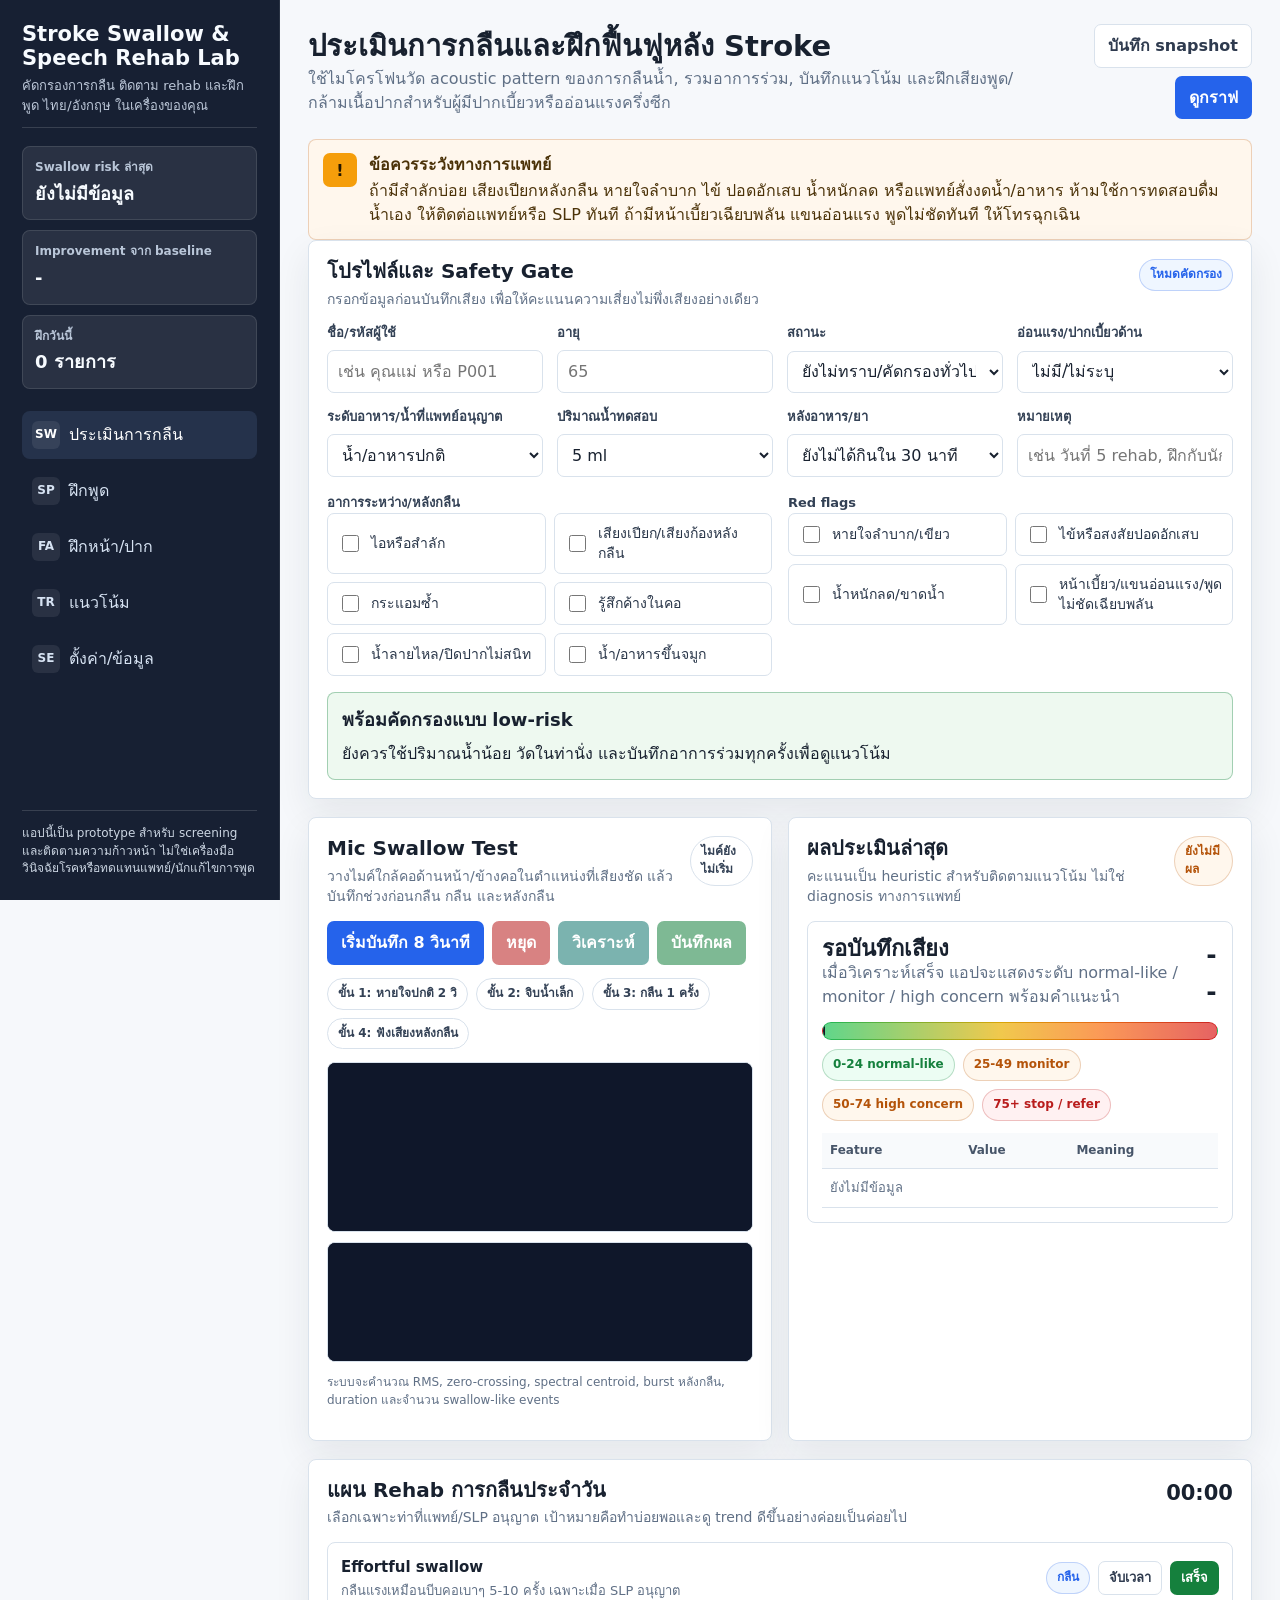
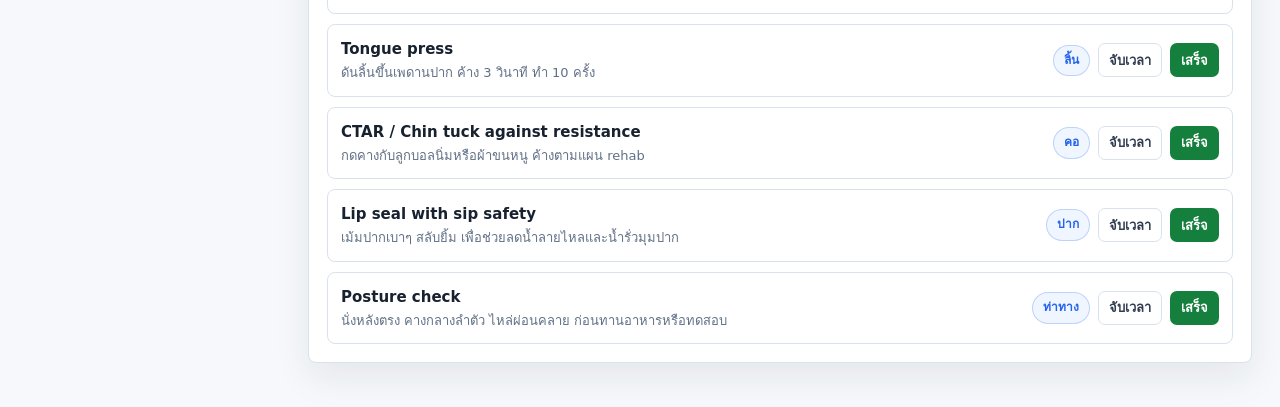
<file: index.html>
<!doctype html>
<html lang="th">
<head>
  <meta charset="utf-8">
  <meta name="viewport" content="width=device-width, initial-scale=1">
  <title>Stroke Swallow & Speech Rehab Lab</title>
  <style>
    :root {
      --bg: #f6f8fb;
      --surface: #ffffff;
      --surface-2: #eef4f7;
      --ink: #18212f;
      --muted: #607086;
      --line: #d9e2ec;
      --blue: #2563eb;
      --teal: #0f766e;
      --green: #15803d;
      --amber: #b45309;
      --red: #b91c1c;
      --violet: #6d28d9;
      --shadow: 0 14px 36px rgba(24, 33, 47, 0.08);
      --radius: 8px;
      --font: ui-sans-serif, system-ui, -apple-system, BlinkMacSystemFont, "Segoe UI", Tahoma, "Noto Sans Thai", sans-serif;
    }

    * {
      box-sizing: border-box;
    }

    html {
      scroll-behavior: smooth;
    }

    body {
      margin: 0;
      background: var(--bg);
      color: var(--ink);
      font-family: var(--font);
      line-height: 1.48;
    }

    button,
    input,
    select,
    textarea {
      font: inherit;
    }

    button {
      border: 0;
      cursor: pointer;
    }

    button:disabled {
      cursor: not-allowed;
      opacity: 0.55;
    }

    a {
      color: var(--blue);
    }

    .app-shell {
      min-height: 100vh;
      display: grid;
      grid-template-columns: 280px minmax(0, 1fr);
    }

    .sidebar {
      position: sticky;
      top: 0;
      height: 100vh;
      background: #172033;
      color: #f7fbff;
      padding: 22px;
      display: flex;
      flex-direction: column;
      gap: 18px;
      border-right: 1px solid rgba(255, 255, 255, 0.08);
    }

    .brand {
      display: grid;
      gap: 6px;
      padding-bottom: 12px;
      border-bottom: 1px solid rgba(255, 255, 255, 0.14);
    }

    .brand-title {
      font-weight: 800;
      font-size: 21px;
      line-height: 1.15;
      letter-spacing: 0;
    }

    .brand-subtitle {
      color: #bdc8d9;
      font-size: 13px;
    }

    .status-strip {
      display: grid;
      gap: 10px;
    }

    .status-tile {
      background: rgba(255, 255, 255, 0.08);
      border: 1px solid rgba(255, 255, 255, 0.11);
      border-radius: var(--radius);
      padding: 12px;
    }

    .status-tile b {
      display: block;
      font-size: 12px;
      color: #b9c6d8;
      font-weight: 600;
      margin-bottom: 4px;
    }

    .status-tile span {
      font-size: 18px;
      font-weight: 800;
    }

    .nav {
      display: grid;
      gap: 8px;
      margin-top: 4px;
    }

    .nav button {
      width: 100%;
      display: grid;
      grid-template-columns: 28px 1fr;
      align-items: center;
      gap: 9px;
      background: transparent;
      color: #d7e3f3;
      padding: 10px 10px;
      border-radius: var(--radius);
      text-align: left;
      min-height: 44px;
    }

    .nav button:hover,
    .nav button.active {
      background: #25324b;
      color: #fff;
    }

    .nav-icon {
      width: 28px;
      height: 28px;
      display: grid;
      place-items: center;
      border-radius: 6px;
      background: rgba(255, 255, 255, 0.08);
      font-weight: 800;
      font-size: 12px;
    }

    .sidebar-note {
      margin-top: auto;
      color: #ccd6e3;
      font-size: 12px;
      border-top: 1px solid rgba(255, 255, 255, 0.14);
      padding-top: 14px;
    }

    .main {
      min-width: 0;
      padding: 24px 28px 44px;
    }

    .topbar {
      display: flex;
      align-items: center;
      justify-content: space-between;
      gap: 16px;
      margin-bottom: 20px;
    }

    .page-title {
      display: grid;
      gap: 4px;
    }

    .page-title h1 {
      margin: 0;
      font-size: 29px;
      line-height: 1.18;
      letter-spacing: 0;
    }

    .page-title p {
      margin: 0;
      color: var(--muted);
      max-width: 900px;
    }

    .top-actions {
      display: flex;
      flex-wrap: wrap;
      gap: 8px;
      justify-content: flex-end;
    }

    .section {
      display: none;
    }

    .section.active {
      display: grid;
      gap: 18px;
    }

    .band {
      background: var(--surface);
      border: 1px solid var(--line);
      border-radius: var(--radius);
      box-shadow: var(--shadow);
      padding: 18px;
    }

    .band.flat {
      box-shadow: none;
    }

    .band-title {
      display: flex;
      align-items: flex-start;
      justify-content: space-between;
      gap: 12px;
      margin-bottom: 14px;
    }

    .band-title h2,
    .band-title h3 {
      margin: 0;
      line-height: 1.22;
      letter-spacing: 0;
    }

    .band-title h2 {
      font-size: 20px;
    }

    .band-title h3 {
      font-size: 17px;
    }

    .band-title p {
      margin: 5px 0 0;
      color: var(--muted);
      font-size: 14px;
    }

    .grid-2 {
      display: grid;
      grid-template-columns: minmax(0, 1fr) minmax(0, 1fr);
      gap: 16px;
    }

    .grid-3 {
      display: grid;
      grid-template-columns: repeat(3, minmax(0, 1fr));
      gap: 14px;
    }

    .grid-4 {
      display: grid;
      grid-template-columns: repeat(4, minmax(0, 1fr));
      gap: 14px;
    }

    .form-grid {
      display: grid;
      grid-template-columns: repeat(4, minmax(0, 1fr));
      gap: 14px;
    }

    .field {
      display: grid;
      gap: 7px;
    }

    .field label,
    .check-title {
      font-size: 13px;
      color: #334155;
      font-weight: 700;
    }

    .field input,
    .field select,
    .field textarea {
      width: 100%;
      min-height: 42px;
      border: 1px solid var(--line);
      background: #fff;
      color: var(--ink);
      border-radius: 7px;
      padding: 9px 10px;
      outline: none;
    }

    .field textarea {
      min-height: 90px;
      resize: vertical;
    }

    .field input:focus,
    .field select:focus,
    .field textarea:focus {
      border-color: var(--blue);
      box-shadow: 0 0 0 3px rgba(37, 99, 235, 0.12);
    }

    .checks {
      display: grid;
      grid-template-columns: repeat(2, minmax(0, 1fr));
      gap: 8px;
    }

    .check {
      min-height: 42px;
      display: flex;
      align-items: center;
      gap: 9px;
      padding: 9px 10px;
      border: 1px solid var(--line);
      border-radius: 7px;
      background: #fff;
      color: #283548;
      font-size: 14px;
    }

    .check input {
      width: 17px;
      height: 17px;
      flex: 0 0 auto;
    }

    .safety-box {
      border-radius: var(--radius);
      border: 1px solid var(--line);
      padding: 14px;
      background: #f8fafc;
      display: grid;
      gap: 8px;
    }

    .safety-box.safe {
      border-color: rgba(21, 128, 61, 0.35);
      background: #eef9f0;
    }

    .safety-box.watch {
      border-color: rgba(180, 83, 9, 0.35);
      background: #fff7ed;
    }

    .safety-box.stop {
      border-color: rgba(185, 28, 28, 0.35);
      background: #fff1f2;
    }

    .safety-box strong {
      font-size: 18px;
    }

    .muted {
      color: var(--muted);
    }

    .small {
      font-size: 12px;
    }

    .btn {
      min-height: 42px;
      display: inline-flex;
      align-items: center;
      justify-content: center;
      gap: 8px;
      padding: 9px 13px;
      border-radius: 7px;
      background: #e8eef7;
      color: #1f2a3d;
      font-weight: 800;
      border: 1px solid transparent;
      white-space: nowrap;
    }

    .btn:hover {
      filter: brightness(0.985);
    }

    .btn.primary {
      background: var(--blue);
      color: #fff;
    }

    .btn.teal {
      background: var(--teal);
      color: #fff;
    }

    .btn.green {
      background: var(--green);
      color: #fff;
    }

    .btn.amber {
      background: #f59e0b;
      color: #271900;
    }

    .btn.red {
      background: var(--red);
      color: #fff;
    }

    .btn.ghost {
      background: #fff;
      border-color: var(--line);
      color: #2f3b4f;
    }

    .btn.small-btn {
      min-height: 34px;
      padding: 6px 10px;
      font-size: 13px;
    }

    .btn.icon {
      width: 42px;
      padding: 0;
      flex: 0 0 auto;
    }

    .button-row {
      display: flex;
      flex-wrap: wrap;
      gap: 8px;
      align-items: center;
    }

    .pill-row {
      display: flex;
      flex-wrap: wrap;
      gap: 8px;
    }

    .pill {
      border: 1px solid var(--line);
      border-radius: 999px;
      background: #fff;
      padding: 6px 10px;
      font-size: 12px;
      font-weight: 800;
      color: #334155;
    }

    .pill.green {
      background: #ecfdf3;
      border-color: rgba(21, 128, 61, 0.25);
      color: var(--green);
    }

    .pill.amber {
      background: #fff7ed;
      border-color: rgba(180, 83, 9, 0.24);
      color: var(--amber);
    }

    .pill.red {
      background: #fff1f2;
      border-color: rgba(185, 28, 28, 0.24);
      color: var(--red);
    }

    .pill.blue {
      background: #eff6ff;
      border-color: rgba(37, 99, 235, 0.24);
      color: var(--blue);
    }

    .alert {
      display: grid;
      grid-template-columns: 34px 1fr;
      gap: 12px;
      align-items: flex-start;
      border-radius: var(--radius);
      padding: 13px 14px;
      border: 1px solid rgba(180, 83, 9, 0.24);
      background: #fff7ed;
      color: #4b3208;
    }

    .alert strong {
      display: block;
      margin-bottom: 2px;
    }

    .alert .mark {
      width: 34px;
      height: 34px;
      display: grid;
      place-items: center;
      background: #f59e0b;
      color: #241700;
      border-radius: 7px;
      font-weight: 900;
    }

    .metric-grid {
      display: grid;
      grid-template-columns: repeat(4, minmax(0, 1fr));
      gap: 12px;
    }

    .metric {
      border: 1px solid var(--line);
      border-radius: var(--radius);
      padding: 13px;
      background: #fff;
      min-height: 92px;
      display: grid;
      align-content: space-between;
      gap: 8px;
    }

    .metric span {
      color: var(--muted);
      font-size: 12px;
      font-weight: 700;
    }

    .metric b {
      font-size: 23px;
      line-height: 1;
    }

    .meter-wrap {
      display: grid;
      gap: 9px;
    }

    .meter {
      height: 18px;
      border-radius: 999px;
      background: linear-gradient(90deg, #22c55e 0%, #eab308 45%, #f97316 70%, #dc2626 100%);
      overflow: hidden;
      position: relative;
      border: 1px solid rgba(0, 0, 0, 0.07);
    }

    .meter::after {
      content: "";
      position: absolute;
      inset: 0;
      background: rgba(255, 255, 255, 0.28);
    }

    .meter-needle {
      position: absolute;
      top: -5px;
      width: 3px;
      height: 28px;
      border-radius: 3px;
      background: #111827;
      left: 0;
      transform: translateX(-1px);
      z-index: 2;
      transition: left 220ms ease;
    }

    .canvas-wrap {
      display: grid;
      gap: 10px;
    }

    canvas {
      width: 100%;
      display: block;
      border: 1px solid var(--line);
      background: #0f172a;
      border-radius: var(--radius);
    }

    #waveCanvas {
      height: 170px;
    }

    #spectrogramCanvas {
      height: 120px;
    }

    #trendCanvas,
    #speechTrendCanvas {
      height: 260px;
      background: #fff;
    }

    .result-panel {
      border: 1px solid var(--line);
      border-radius: var(--radius);
      background: #fff;
      padding: 14px;
      display: grid;
      gap: 12px;
    }

    .result-head {
      display: flex;
      align-items: flex-start;
      justify-content: space-between;
      gap: 12px;
    }

    .risk-label {
      font-size: 22px;
      font-weight: 900;
      line-height: 1.15;
    }

    .feature-table,
    .history-table {
      width: 100%;
      border-collapse: collapse;
      font-size: 13px;
    }

    .feature-table th,
    .feature-table td,
    .history-table th,
    .history-table td {
      text-align: left;
      padding: 9px 8px;
      border-bottom: 1px solid var(--line);
      vertical-align: top;
    }

    .feature-table th,
    .history-table th {
      color: #475569;
      font-size: 12px;
      background: #f8fafc;
    }

    .history-table tbody tr:hover {
      background: #f8fafc;
    }

    .exercise-list {
      display: grid;
      gap: 10px;
    }

    .exercise {
      display: grid;
      grid-template-columns: 1fr auto;
      gap: 12px;
      align-items: center;
      border: 1px solid var(--line);
      background: #fff;
      border-radius: var(--radius);
      padding: 13px;
    }

    .exercise h4 {
      margin: 0 0 3px;
      font-size: 15px;
    }

    .exercise p {
      margin: 0;
      color: var(--muted);
      font-size: 13px;
    }

    .segmented {
      display: inline-flex;
      border: 1px solid var(--line);
      border-radius: 7px;
      overflow: hidden;
      background: #fff;
    }

    .segmented button {
      min-height: 38px;
      padding: 7px 11px;
      background: #fff;
      color: #334155;
      font-weight: 800;
      border-right: 1px solid var(--line);
    }

    .segmented button:last-child {
      border-right: 0;
    }

    .segmented button.active {
      background: #dbeafe;
      color: #1d4ed8;
    }

    .phrase-grid {
      display: grid;
      grid-template-columns: repeat(3, minmax(0, 1fr));
      gap: 12px;
    }

    .phrase-card {
      border: 1px solid var(--line);
      border-radius: var(--radius);
      background: #fff;
      padding: 14px;
      display: grid;
      gap: 12px;
      min-height: 178px;
    }

    .phrase-card .target {
      font-weight: 900;
      font-size: 18px;
      line-height: 1.35;
      word-break: break-word;
    }

    .phrase-card .desc {
      color: var(--muted);
      font-size: 13px;
    }

    .score-box {
      display: flex;
      align-items: center;
      justify-content: space-between;
      gap: 10px;
      padding: 9px 10px;
      border: 1px solid var(--line);
      border-radius: 7px;
      background: #f8fafc;
      min-height: 44px;
      font-size: 13px;
    }

    .large-score {
      font-weight: 900;
      font-size: 25px;
    }

    .camera-box {
      position: relative;
      background: #111827;
      border-radius: var(--radius);
      overflow: hidden;
      min-height: 360px;
      border: 1px solid var(--line);
    }

    .camera-box video {
      width: 100%;
      height: 100%;
      min-height: 360px;
      object-fit: cover;
      transform: scaleX(-1);
      display: block;
      background: #111827;
    }

    .camera-grid {
      position: absolute;
      inset: 0;
      pointer-events: none;
      background:
        linear-gradient(90deg, transparent calc(50% - 1px), rgba(255, 255, 255, 0.85) calc(50% - 1px), rgba(255, 255, 255, 0.85) calc(50% + 1px), transparent calc(50% + 1px)),
        linear-gradient(0deg, transparent calc(50% - 1px), rgba(255, 255, 255, 0.35) calc(50% - 1px), rgba(255, 255, 255, 0.35) calc(50% + 1px), transparent calc(50% + 1px));
    }

    .camera-help {
      position: absolute;
      left: 12px;
      right: 12px;
      bottom: 12px;
      background: rgba(15, 23, 42, 0.74);
      color: #fff;
      border-radius: 7px;
      padding: 9px 10px;
      font-size: 13px;
    }

    .rating-row {
      display: grid;
      grid-template-columns: 180px minmax(0, 1fr) 48px;
      gap: 10px;
      align-items: center;
      padding: 10px 0;
      border-bottom: 1px solid var(--line);
    }

    .rating-row:last-child {
      border-bottom: 0;
    }

    input[type="range"] {
      accent-color: var(--blue);
    }

    .timer {
      font-variant-numeric: tabular-nums;
      font-weight: 900;
      font-size: 21px;
    }

    .empty {
      border: 1px dashed #b8c3d1;
      border-radius: var(--radius);
      padding: 20px;
      color: var(--muted);
      background: #fbfdff;
      text-align: center;
    }

    .toast {
      position: fixed;
      right: 18px;
      bottom: 18px;
      max-width: min(420px, calc(100vw - 36px));
      background: #111827;
      color: #fff;
      padding: 12px 14px;
      border-radius: var(--radius);
      box-shadow: var(--shadow);
      z-index: 99;
      opacity: 0;
      transform: translateY(12px);
      pointer-events: none;
      transition: 180ms ease;
    }

    .toast.show {
      opacity: 1;
      transform: translateY(0);
    }

    .hidden {
      display: none !important;
    }

    @media (max-width: 1120px) {
      .app-shell {
        grid-template-columns: 1fr;
      }

      .sidebar {
        position: relative;
        height: auto;
        padding: 16px;
      }

      .nav {
        grid-template-columns: repeat(5, minmax(0, 1fr));
      }

      .nav button {
        grid-template-columns: 1fr;
        justify-items: center;
        text-align: center;
        font-size: 12px;
      }

      .nav-icon {
        display: none;
      }

      .sidebar-note,
      .status-strip {
        display: none;
      }

      .main {
        padding: 18px;
      }
    }

    @media (max-width: 900px) {
      .grid-2,
      .grid-3,
      .grid-4,
      .form-grid,
      .phrase-grid,
      .metric-grid {
        grid-template-columns: 1fr;
      }

      .topbar,
      .band-title,
      .result-head {
        display: grid;
        justify-content: initial;
      }

      .top-actions {
        justify-content: flex-start;
      }

      .checks {
        grid-template-columns: 1fr;
      }

      .rating-row {
        grid-template-columns: 1fr;
      }

      .nav {
        grid-template-columns: repeat(3, minmax(0, 1fr));
      }
    }

    @media (max-width: 520px) {
      .main {
        padding: 14px;
      }

      .page-title h1 {
        font-size: 23px;
      }

      .band {
        padding: 14px;
      }

      .button-row {
        display: grid;
        grid-template-columns: 1fr;
      }

      .btn {
        width: 100%;
      }
    }
  </style>
</head>
<body>
  <div class="app-shell">
    <aside class="sidebar">
      <div class="brand">
        <div class="brand-title">Stroke Swallow & Speech Rehab Lab</div>
        <div class="brand-subtitle">คัดกรองการกลืน ติดตาม rehab และฝึกพูด ไทย/อังกฤษ ในเครื่องของคุณ</div>
      </div>

      <div class="status-strip">
        <div class="status-tile">
          <b>Swallow risk ล่าสุด</b>
          <span id="sideRisk">ยังไม่มีข้อมูล</span>
        </div>
        <div class="status-tile">
          <b>Improvement จาก baseline</b>
          <span id="sideImprove">-</span>
        </div>
        <div class="status-tile">
          <b>ฝึกวันนี้</b>
          <span id="sideToday">0 รายการ</span>
        </div>
      </div>

      <nav class="nav" aria-label="App sections">
        <button class="active" data-tab="swallow"><span class="nav-icon">SW</span><span>ประเมินการกลืน</span></button>
        <button data-tab="speech"><span class="nav-icon">SP</span><span>ฝึกพูด</span></button>
        <button data-tab="face"><span class="nav-icon">FA</span><span>ฝึกหน้า/ปาก</span></button>
        <button data-tab="trend"><span class="nav-icon">TR</span><span>แนวโน้ม</span></button>
        <button data-tab="settings"><span class="nav-icon">SE</span><span>ตั้งค่า/ข้อมูล</span></button>
      </nav>

      <div class="sidebar-note">
        แอปนี้เป็น prototype สำหรับ screening และติดตามความก้าวหน้า ไม่ใช่เครื่องมือวินิจฉัยโรคหรือทดแทนแพทย์/นักแก้ไขการพูด
      </div>
    </aside>

    <main class="main">
      <div class="topbar">
        <div class="page-title">
          <h1>ประเมินการกลืนและฝึกฟื้นฟูหลัง Stroke</h1>
          <p>ใช้ไมโครโฟนวัด acoustic pattern ของการกลืนน้ำ, รวมอาการร่วม, บันทึกแนวโน้ม และฝึกเสียงพูด/กล้ามเนื้อปากสำหรับผู้มีปากเบี้ยวหรืออ่อนแรงครึ่งซีก</p>
        </div>
        <div class="top-actions">
          <button class="btn ghost" id="quickSaveBtn">บันทึก snapshot</button>
          <button class="btn primary" data-tab-jump="trend">ดูกราฟ</button>
        </div>
      </div>

      <div class="alert" role="note">
        <div class="mark">!</div>
        <div>
          <strong>ข้อควรระวังทางการแพทย์</strong>
          ถ้ามีสำลักบ่อย เสียงเปียกหลังกลืน หายใจลำบาก ไข้ ปอดอักเสบ น้ำหนักลด หรือแพทย์สั่งงดน้ำ/อาหาร ห้ามใช้การทดสอบดื่มน้ำเอง ให้ติดต่อแพทย์หรือ SLP ทันที ถ้ามีหน้าเบี้ยวเฉียบพลัน แขนอ่อนแรง พูดไม่ชัดทันที ให้โทรฉุกเฉิน
        </div>
      </div>

      <section class="section active" id="tab-swallow">
        <div class="band">
          <div class="band-title">
            <div>
              <h2>โปรไฟล์และ Safety Gate</h2>
              <p>กรอกข้อมูลก่อนบันทึกเสียง เพื่อให้คะแนนความเสี่ยงไม่พึ่งเสียงอย่างเดียว</p>
            </div>
            <span class="pill blue" id="profileModePill">โหมดคัดกรอง</span>
          </div>

          <div class="form-grid">
            <div class="field">
              <label for="patientName">ชื่อ/รหัสผู้ใช้</label>
              <input id="patientName" placeholder="เช่น คุณแม่ หรือ P001">
            </div>
            <div class="field">
              <label for="patientAge">อายุ</label>
              <input id="patientAge" type="number" min="1" max="120" placeholder="65">
            </div>
            <div class="field">
              <label for="patientMode">สถานะ</label>
              <select id="patientMode">
                <option value="screen">ยังไม่ทราบ/คัดกรองทั่วไป</option>
                <option value="known-stroke">ทราบว่าเป็น Stroke แล้ว</option>
                <option value="normal">สุขภาพดี ใช้เป็น baseline normal</option>
              </select>
            </div>
            <div class="field">
              <label for="weakSide">อ่อนแรง/ปากเบี้ยวด้าน</label>
              <select id="weakSide">
                <option value="none">ไม่มี/ไม่ระบุ</option>
                <option value="left">ซ้าย</option>
                <option value="right">ขวา</option>
                <option value="both">สองข้าง</option>
              </select>
            </div>
            <div class="field">
              <label for="dietLevel">ระดับอาหาร/น้ำที่แพทย์อนุญาต</label>
              <select id="dietLevel">
                <option value="normal">น้ำ/อาหารปกติ</option>
                <option value="soft">อาหารอ่อน</option>
                <option value="thick">น้ำข้น/อาหารปรับเนื้อ</option>
                <option value="npo">งดน้ำ/อาหารทางปาก</option>
                <option value="unknown">ไม่ทราบ</option>
              </select>
            </div>
            <div class="field">
              <label for="sipVolume">ปริมาณน้ำทดสอบ</label>
              <select id="sipVolume">
                <option value="3">3 ml</option>
                <option value="5" selected>5 ml</option>
                <option value="10">10 ml</option>
                <option value="free">จิบเล็กตามปลอดภัย</option>
              </select>
            </div>
            <div class="field">
              <label for="lastMeal">หลังอาหาร/ยา</label>
              <select id="lastMeal">
                <option value="baseline">ยังไม่ได้กินใน 30 นาที</option>
                <option value="after-meal">หลังอาหาร</option>
                <option value="after-meds">หลังยา</option>
                <option value="fatigue">วันนี้เหนื่อย/ง่วง</option>
              </select>
            </div>
            <div class="field">
              <label for="sessionNote">หมายเหตุ</label>
              <input id="sessionNote" placeholder="เช่น วันที่ 5 rehab, ฝึกกับนักบำบัดแล้ว">
            </div>
          </div>

          <div class="grid-2" style="margin-top:16px">
            <div>
              <div class="check-title">อาการระหว่าง/หลังกลืน</div>
              <div class="checks" id="symptomChecks">
                <label class="check"><input type="checkbox" value="cough"> ไอหรือสำลัก</label>
                <label class="check"><input type="checkbox" value="wetVoice"> เสียงเปียก/เสียงก้องหลังกลืน</label>
                <label class="check"><input type="checkbox" value="throatClear"> กระแอมซ้ำ</label>
                <label class="check"><input type="checkbox" value="residue"> รู้สึกค้างในคอ</label>
                <label class="check"><input type="checkbox" value="drool"> น้ำลายไหล/ปิดปากไม่สนิท</label>
                <label class="check"><input type="checkbox" value="nasal"> น้ำ/อาหารขึ้นจมูก</label>
              </div>
            </div>
            <div>
              <div class="check-title">Red flags</div>
              <div class="checks" id="redFlagChecks">
                <label class="check"><input type="checkbox" value="breath"> หายใจลำบาก/เขียว</label>
                <label class="check"><input type="checkbox" value="fever"> ไข้หรือสงสัยปอดอักเสบ</label>
                <label class="check"><input type="checkbox" value="weight"> น้ำหนักลด/ขาดน้ำ</label>
                <label class="check"><input type="checkbox" value="acuteStroke"> หน้าเบี้ยว/แขนอ่อนแรง/พูดไม่ชัดเฉียบพลัน</label>
              </div>
            </div>
          </div>

          <div id="safetyBox" class="safety-box watch" style="margin-top:16px">
            <strong>รอข้อมูลความปลอดภัย</strong>
            <span>กรอกข้อมูลและตรวจ red flags ก่อนเริ่มบันทึกเสียงการกลืน</span>
          </div>
        </div>

        <div class="grid-2">
          <div class="band">
            <div class="band-title">
              <div>
                <h2>Mic Swallow Test</h2>
                <p>วางไมค์ใกล้คอด้านหน้า/ข้างคอในตำแหน่งที่เสียงชัด แล้วบันทึกช่วงก่อนกลืน กลืน และหลังกลืน</p>
              </div>
              <span class="pill" id="micStatePill">ไมค์ยังไม่เริ่ม</span>
            </div>

            <div class="button-row">
              <button class="btn primary" id="startSwallowBtn">เริ่มบันทึก 8 วินาที</button>
              <button class="btn red" id="stopSwallowBtn" disabled>หยุด</button>
              <button class="btn teal" id="analyzeSwallowBtn" disabled>วิเคราะห์</button>
              <button class="btn green" id="saveSwallowBtn" disabled>บันทึกผล</button>
            </div>

            <div class="pill-row" style="margin:13px 0">
              <span class="pill">ขั้น 1: หายใจปกติ 2 วิ</span>
              <span class="pill">ขั้น 2: จิบน้ำเล็ก</span>
              <span class="pill">ขั้น 3: กลืน 1 ครั้ง</span>
              <span class="pill">ขั้น 4: ฟังเสียงหลังกลืน</span>
            </div>

            <div class="canvas-wrap">
              <canvas id="waveCanvas" width="900" height="240" aria-label="waveform"></canvas>
              <canvas id="spectrogramCanvas" width="900" height="150" aria-label="spectrogram"></canvas>
            </div>

            <p class="small muted" id="audioDebug">ระบบจะคำนวณ RMS, zero-crossing, spectral centroid, burst หลังกลืน, duration และจำนวน swallow-like events</p>
          </div>

          <div class="band">
            <div class="band-title">
              <div>
                <h2>ผลประเมินล่าสุด</h2>
                <p>คะแนนเป็น heuristic สำหรับติดตามแนวโน้ม ไม่ใช่ diagnosis ทางการแพทย์</p>
              </div>
              <span class="pill amber" id="resultStatusPill">ยังไม่มีผล</span>
            </div>

            <div class="result-panel">
              <div class="result-head">
                <div>
                  <div class="risk-label" id="riskLabel">รอบันทึกเสียง</div>
                  <div class="muted" id="riskText">เมื่อวิเคราะห์เสร็จ แอปจะแสดงระดับ normal-like / monitor / high concern พร้อมคำแนะนำ</div>
                </div>
                <div class="large-score" id="riskScore">--</div>
              </div>

              <div class="meter-wrap">
                <div class="meter"><div class="meter-needle" id="riskNeedle"></div></div>
                <div class="pill-row">
                  <span class="pill green">0-24 normal-like</span>
                  <span class="pill amber">25-49 monitor</span>
                  <span class="pill amber">50-74 high concern</span>
                  <span class="pill red">75+ stop / refer</span>
                </div>
              </div>

              <table class="feature-table" aria-label="swallow features">
                <tbody id="featureRows">
                  <tr><th>Feature</th><th>Value</th><th>Meaning</th></tr>
                  <tr><td colspan="3" class="muted">ยังไม่มีข้อมูล</td></tr>
                </tbody>
              </table>
            </div>
          </div>
        </div>

        <div class="band">
          <div class="band-title">
            <div>
              <h2>แผน Rehab การกลืนประจำวัน</h2>
              <p>เลือกเฉพาะท่าที่แพทย์/SLP อนุญาต เป้าหมายคือทำบ่อยพอและดู trend ดีขึ้นอย่างค่อยเป็นค่อยไป</p>
            </div>
            <div class="timer" id="exerciseTimer">00:00</div>
          </div>

          <div class="exercise-list" id="swallowExerciseList"></div>
        </div>
      </section>

      <section class="section" id="tab-speech">
        <div class="band">
          <div class="band-title">
            <div>
              <h2>ฝึกพูด ไทย/อังกฤษ</h2>
              <p>ใช้ TTS เป็นตัวอย่างเสียง ใช้ Speech Recognition ถ้าบราวเซอร์รองรับ และบันทึกคะแนน articulation/voice stability</p>
            </div>
            <div class="segmented" role="tablist" aria-label="language">
              <button class="active" data-lang="th-TH">ไทย</button>
              <button data-lang="en-US">English</button>
            </div>
          </div>

          <div class="grid-3">
            <div class="field">
              <label for="voiceSelect">เสียงตัวอย่าง</label>
              <select id="voiceSelect"></select>
            </div>
            <div class="field">
              <label for="speechCategory">หมวดฝึก</label>
              <select id="speechCategory">
                <option value="warmup">วอร์มเสียง/ปาก</option>
                <option value="bilabial">ริมฝีปาก ป/บ/ม</option>
                <option value="tongue">ลิ้น ต/ด/ล/ร</option>
                <option value="sentences">ประโยคใช้งานจริง</option>
              </select>
            </div>
            <div class="field">
              <label for="speechNote">บันทึกอาการพูด</label>
              <input id="speechNote" placeholder="เช่น พูดชัดขึ้นช่วงเช้า เหนื่อยตอนเย็น">
            </div>
          </div>
        </div>

        <div class="phrase-grid" id="phraseGrid"></div>

        <div class="grid-2">
          <div class="band">
            <div class="band-title">
              <div>
                <h3>Sustained Vowel Test</h3>
                <p>ออกเสียง อา หรือ /a/ ให้นิ่ง 5-8 วินาที แอปจะวัด duration, loudness stability และ pitch proxy</p>
              </div>
              <span class="pill" id="voiceStatePill">พร้อม</span>
            </div>
            <div class="button-row">
              <button class="btn primary" id="startVoiceBtn">เริ่มวัดเสียงสระ</button>
              <button class="btn red" id="stopVoiceBtn" disabled>หยุด</button>
              <button class="btn green" id="saveVoiceBtn" disabled>บันทึก voice score</button>
            </div>
            <div class="metric-grid" style="margin-top:14px">
              <div class="metric"><span>Duration</span><b id="voiceDuration">--</b></div>
              <div class="metric"><span>Loudness stability</span><b id="voiceStability">--</b></div>
              <div class="metric"><span>Pitch stability</span><b id="pitchStability">--</b></div>
              <div class="metric"><span>Voice score</span><b id="voiceScore">--</b></div>
            </div>
          </div>

          <div class="band">
            <div class="band-title">
              <div>
                <h3>DDK 10 วินาที</h3>
                <p>พูด ปา-ตา-กา หรือ pa-ta-ka ต่อเนื่อง วัดจำนวน burst เพื่อดู motor speech coordination</p>
              </div>
              <span class="pill" id="ddkStatePill">พร้อม</span>
            </div>
            <div class="button-row">
              <button class="btn primary" id="startDdkBtn">เริ่ม DDK</button>
              <button class="btn ghost" id="manualTapBtn">นับเอง +1</button>
              <button class="btn green" id="saveDdkBtn" disabled>บันทึก DDK</button>
            </div>
            <div class="metric-grid" style="margin-top:14px">
              <div class="metric"><span>Auto peaks</span><b id="ddkPeaks">0</b></div>
              <div class="metric"><span>Manual taps</span><b id="manualTaps">0</b></div>
              <div class="metric"><span>Rate</span><b id="ddkRate">--</b></div>
              <div class="metric"><span>Coordination</span><b id="ddkScore">--</b></div>
            </div>
          </div>
        </div>
      </section>

      <section class="section" id="tab-face">
        <div class="grid-2">
          <div class="band">
            <div class="band-title">
              <div>
                <h2>Mirror Mode สำหรับปากเบี้ยว/ครึ่งซีก</h2>
                <p>เปิดกล้องเพื่อดูแนวกึ่งกลางหน้า ฝึกยิ้ม เม้มปาก เป่าลม และออกเสียงพร้อม feedback จากตัวเอง</p>
              </div>
              <span class="pill" id="cameraStatePill">กล้องปิด</span>
            </div>

            <div class="camera-box">
              <video id="mirrorVideo" autoplay playsinline muted></video>
              <div class="camera-grid"></div>
              <div class="camera-help">จัดจมูก/ริมฝีปากให้อยู่ใกล้เส้นกลาง แล้วสังเกตมุมปากซ้าย-ขวาขณะยิ้มและออกเสียง ปา-มะ-อู</div>
            </div>

            <div class="button-row" style="margin-top:12px">
              <button class="btn primary" id="startCameraBtn">เปิดกล้อง</button>
              <button class="btn red" id="stopCameraBtn" disabled>ปิดกล้อง</button>
              <button class="btn green" id="saveFaceBtn">บันทึก face score</button>
            </div>
          </div>

          <div class="band">
            <div class="band-title">
              <div>
                <h2>แบบประเมินกล้ามเนื้อปาก</h2>
                <p>ให้คะแนน 0-5 โดย 5 คือทำได้สมมาตรและคุมได้ดี ใช้ดูแนวโน้มรายวัน</p>
              </div>
            </div>

            <div id="faceRatings"></div>
            <div class="field" style="margin-top:14px">
              <label for="faceNote">บันทึกเพิ่มเติม</label>
              <textarea id="faceNote" placeholder="เช่น น้ำลายลดลง ยิ้มซ้ายเริ่มดีขึ้น ยังรั่วตอนดูดน้ำ"></textarea>
            </div>
          </div>
        </div>

        <div class="band">
          <div class="band-title">
            <div>
              <h2>ชุดฝึกปากและเสียง</h2>
              <p>เน้น lip seal, cheek control, tongue range และเสียงพยัญชนะสองริมฝีปากสำหรับผู้ปากเบี้ยว</p>
            </div>
          </div>
          <div class="exercise-list" id="faceExerciseList"></div>
        </div>
      </section>

      <section class="section" id="tab-trend">
        <div class="metric-grid">
          <div class="metric"><span>จำนวน swallow sessions</span><b id="totalSwallowSessions">0</b></div>
          <div class="metric"><span>Risk เฉลี่ย 7 ครั้งล่าสุด</span><b id="avgRisk">--</b></div>
          <div class="metric"><span>Improvement</span><b id="trendImprove">--</b></div>
          <div class="metric"><span>Speech/Face logs</span><b id="totalRehabLogs">0</b></div>
        </div>

        <div class="grid-2">
          <div class="band">
            <div class="band-title">
              <div>
                <h2>Swallow Risk Trend</h2>
                <p>คะแนนลดลงคือแนวโน้มดีขึ้น เมื่อวัดด้วยวิธีใกล้เคียงกันทุกครั้ง</p>
              </div>
            </div>
            <canvas id="trendCanvas" width="900" height="320"></canvas>
          </div>

          <div class="band">
            <div class="band-title">
              <div>
                <h2>Speech / Voice / Face Trend</h2>
                <p>คะแนนสูงขึ้นคือควบคุมเสียงและกล้ามเนื้อดีขึ้น</p>
              </div>
            </div>
            <canvas id="speechTrendCanvas" width="900" height="320"></canvas>
          </div>
        </div>

        <div class="band">
          <div class="band-title">
            <div>
              <h2>ประวัติทั้งหมด</h2>
              <p>ข้อมูลเก็บใน localStorage ของ browser นี้เท่านั้น</p>
            </div>
            <div class="button-row">
              <button class="btn ghost" id="exportCsvBtn">Export CSV</button>
              <button class="btn ghost" id="exportJsonBtn">Export JSON</button>
            </div>
          </div>
          <div id="historyTableWrap"></div>
        </div>
      </section>

      <section class="section" id="tab-settings">
        <div class="grid-2">
          <div class="band">
            <div class="band-title">
              <div>
                <h2>Privacy และ Data</h2>
                <p>เสียงดิบไม่ได้อัปโหลดออกนอกเครื่อง แอปบันทึกเฉพาะ feature/score และ notes ที่คุณกรอก</p>
              </div>
            </div>

            <div class="button-row">
              <button class="btn ghost" id="downloadJsonBtn">ดาวน์โหลด backup JSON</button>
              <label class="btn ghost" for="importJsonInput">นำเข้า JSON</label>
              <input id="importJsonInput" type="file" accept="application/json" class="hidden">
              <button class="btn red" id="clearDataBtn">ล้างข้อมูลทั้งหมด</button>
            </div>

            <div class="field" style="margin-top:16px">
              <label for="clinicianPlan">แผนจากแพทย์/SLP</label>
              <textarea id="clinicianPlan" placeholder="เช่น อนุญาตน้ำข้น IDDSI level..., ฝึก effortful swallow 10 ครั้ง x 3 รอบ, หลีกเลี่ยงน้ำใส"></textarea>
            </div>
          </div>

          <div class="band">
            <div class="band-title">
              <div>
                <h2>แนวคิดจากเอกสารที่แนบ</h2>
                <p>สรุปเป็นหลักออกแบบของ prototype นี้</p>
              </div>
            </div>
            <div class="exercise-list">
              <div class="exercise">
                <div>
                  <h4>Acoustic cervical auscultation</h4>
                  <p>ใช้ feature จากเสียง/แรงสั่นสะเทือนบริเวณคอ เช่น duration, burst, spectral energy เพื่อช่วยติดตาม swallowing event โดยเฉพาะหลัง stroke</p>
                </div>
                <span class="pill blue">HRCA</span>
              </div>
              <div class="exercise">
                <div>
                  <h4>Daily non-invasive monitoring</h4>
                  <p>งานวิจัย dysphagia หลายชิ้นมองว่า VFSS เป็นมาตรฐานวินิจฉัย แต่ sensor ที่บ้านเหมาะกับ screening และ trend ระยะยาว</p>
                </div>
                <span class="pill green">Trend</span>
              </div>
              <div class="exercise">
                <div>
                  <h4>Rehab ต้องเน้นความปลอดภัย</h4>
                  <p>การจิบน้ำเพื่อทดสอบควรทำเฉพาะเมื่อปลอดภัย ไม่มี red flags และไม่ขัดกับแผนของแพทย์/SLP</p>
                </div>
                <span class="pill red">Safety</span>
              </div>
            </div>
          </div>
        </div>
      </section>
    </main>
  </div>

  <div class="toast" id="toast"></div>

  <script>
    const STORAGE_KEY = "strokeSwallowSpeechRehab.v1";

    const defaultState = {
      profile: {
        patientName: "",
        patientAge: "",
        patientMode: "screen",
        weakSide: "none",
        dietLevel: "normal",
        sipVolume: "5",
        lastMeal: "baseline",
        sessionNote: "",
        clinicianPlan: ""
      },
      sessions: [],
      speechLogs: [],
      faceLogs: [],
      exerciseLogs: []
    };

    let app = loadState();
    let swallowRecorder = null;
    let voiceRecorder = null;
    let ddkRecorder = null;
    let currentSwallowResult = null;
    let currentVoiceResult = null;
    let currentDdkResult = null;
    let cameraStream = null;
    let currentLang = "th-TH";
    let recognition = null;
    let activeTimer = null;
    let timerDeadline = 0;
    let manualDdkTaps = 0;

    const phraseBank = {
      "th-TH": {
        warmup: [
          ["อา อี อู", "เปิดเสียงยาวและปิดริมฝีปากสลับกัน"],
          ["มะ มะ มะ", "ริมฝีปากปิดสนิทก่อนปล่อยเสียง"],
          ["ปา ตา กา", "ฝึกจังหวะริมฝีปาก ลิ้นหน้า ลิ้นหลัง"],
          ["อู อี อา", "ฝึกมุมปากและรูปปาก"]
        ],
        bilabial: [
          ["ปา ปา ปา", "เสียง ป ต้องมีแรงลมสั้นและชัด"],
          ["มา มา มา", "ปิดริมฝีปากให้สนิทก่อนออกเสียง"],
          ["ปู ปลา ไป ปากน้ำ", "ฝึกเสียง ป ในคำหลายตำแหน่ง"],
          ["แม่มีมะม่วง", "ฝึก ม และการคุมลมหายใจ"]
        ],
        tongue: [
          ["ตา ดา ลา", "แตะปลายลิ้นหลังฟันบน"],
          ["ลา ลี ลู เล โล", "ฝึก range ของลิ้นและเสียงสระ"],
          ["รถแล่นเร็ว", "ฝึก ร/ล อย่างช้าและชัด"],
          ["ตากล้าเดินตรง", "ฝึกคำต่อเนื่อง"]
        ],
        sentences: [
          ["วันนี้ฉันกลืนน้ำได้ดีขึ้น", "พูดช้า ชัด เว้นวรรค"],
          ["ขอน้ำหนึ่งแก้วครับ", "ประโยคใช้จริงในบ้าน"],
          ["ฉันอยากพักสักครู่", "ฝึกสื่อสารอาการเหนื่อย"],
          ["ช่วยโทรหาคุณหมอให้หน่อย", "ประโยคความปลอดภัย"]
        ]
      },
      "en-US": {
        warmup: [
          ["ah ee oo", "Shape the mouth slowly"],
          ["ma ma ma", "Close both lips before voice"],
          ["pa ta ka", "Coordinate lips, tongue tip, and tongue back"],
          ["oo ee ah", "Train lip rounding and smile spread"]
        ],
        bilabial: [
          ["pa pa pa", "Short clear air release"],
          ["ma ma ma", "Firm lip seal"],
          ["buy my blue bag", "Bilabial sounds in a phrase"],
          ["mom made lemon tea", "Smooth connected speech"]
        ],
        tongue: [
          ["ta da la", "Lift the tongue tip"],
          ["la lee loo lay low", "Tongue range and vowels"],
          ["red lorry yellow lorry", "Slow contrast practice"],
          ["today I feel stronger", "Functional sentence"]
        ],
        sentences: [
          ["I can swallow safely today", "Slow, clear, steady"],
          ["Please give me a small sip of water", "Home communication"],
          ["I need to rest for a moment", "Fatigue communication"],
          ["Please call my doctor", "Safety sentence"]
        ]
      }
    };

    const swallowExercises = [
      {
        id: "effortful",
        title: "Effortful swallow",
        desc: "กลืนแรงเหมือนบีบคอเบาๆ 5-10 ครั้ง เฉพาะเมื่อ SLP อนุญาต",
        seconds: 60,
        tag: "กลืน"
      },
      {
        id: "tonguePress",
        title: "Tongue press",
        desc: "ดันลิ้นขึ้นเพดานปาก ค้าง 3 วินาที ทำ 10 ครั้ง",
        seconds: 45,
        tag: "ลิ้น"
      },
      {
        id: "ctar",
        title: "CTAR / Chin tuck against resistance",
        desc: "กดคางกับลูกบอลนิ่มหรือผ้าขนหนู ค้างตามแผน rehab",
        seconds: 60,
        tag: "คอ"
      },
      {
        id: "lipSeal",
        title: "Lip seal with sip safety",
        desc: "เม้มปากเบาๆ สลับยิ้ม เพื่อช่วยลดน้ำลายไหลและน้ำรั่วมุมปาก",
        seconds: 45,
        tag: "ปาก"
      },
      {
        id: "posture",
        title: "Posture check",
        desc: "นั่งหลังตรง คางกลางลำตัว ไหล่ผ่อนคลาย ก่อนทานอาหารหรือทดสอบ",
        seconds: 30,
        tag: "ท่าทาง"
      }
    ];

    const faceExercises = [
      {
        id: "smileHold",
        title: "Smile hold",
        desc: "ยิ้มให้มุมปากสองข้างเท่ากัน ค้าง 5 วินาที ทำ 10 ครั้ง",
        seconds: 60,
        tag: "ยิ้ม"
      },
      {
        id: "puckerSmile",
        title: "Pucker to smile",
        desc: "ทำปากจู๋ อู แล้วเปลี่ยนเป็นยิ้ม อี ช้าๆ",
        seconds: 45,
        tag: "รูปปาก"
      },
      {
        id: "cheekPuff",
        title: "Cheek puff",
        desc: "อมลมในแก้ม รักษา lip seal ไม่ให้ลมรั่ว",
        seconds: 45,
        tag: "แก้ม"
      },
      {
        id: "strawControl",
        title: "Straw/lip control dry practice",
        desc: "ฝึกปิดริมฝีปากรอบหลอดแบบแห้ง ยังไม่ต้องดูดน้ำถ้ายังไม่ปลอดภัย",
        seconds: 40,
        tag: "lip seal"
      },
      {
        id: "tongueSweep",
        title: "Tongue lateral sweep",
        desc: "แตะลิ้นซ้าย-ขวาด้านในแก้ม ช่วยรับรู้เศษอาหารค้าง",
        seconds: 50,
        tag: "ลิ้น"
      }
    ];

    const faceRatingItems = [
      ["smile", "ยิ้มสมมาตร"],
      ["lipClose", "ปิดริมฝีปากสนิท"],
      ["cheek", "อมลมในแก้มไม่รั่ว"],
      ["tongueLeft", "แตะลิ้นไปด้านซ้าย"],
      ["tongueRight", "แตะลิ้นไปด้านขวา"],
      ["speechClarity", "พูดชัดขณะมองกระจก"]
    ];

    function $(id) {
      return document.getElementById(id);
    }

    function $all(selector, root = document) {
      return Array.from(root.querySelectorAll(selector));
    }

    function loadState() {
      try {
        const raw = localStorage.getItem(STORAGE_KEY);
        if (!raw) return structuredClone(defaultState);
        const parsed = JSON.parse(raw);
        return {
          ...structuredClone(defaultState),
          ...parsed,
          profile: { ...defaultState.profile, ...(parsed.profile || {}) },
          sessions: parsed.sessions || [],
          speechLogs: parsed.speechLogs || [],
          faceLogs: parsed.faceLogs || [],
          exerciseLogs: parsed.exerciseLogs || []
        };
      } catch (error) {
        console.warn(error);
        return structuredClone(defaultState);
      }
    }

    function saveState() {
      localStorage.setItem(STORAGE_KEY, JSON.stringify(app));
      refreshDashboard();
    }

    function toast(message) {
      const el = $("toast");
      el.textContent = message;
      el.classList.add("show");
      clearTimeout(toast._timer);
      toast._timer = setTimeout(() => el.classList.remove("show"), 2700);
    }

    function nowIso() {
      return new Date().toISOString();
    }

    function formatDate(iso) {
      return new Intl.DateTimeFormat("th-TH", {
        dateStyle: "medium",
        timeStyle: "short"
      }).format(new Date(iso));
    }

    function clamp(value, min, max) {
      return Math.min(max, Math.max(min, value));
    }

    function mean(values) {
      if (!values.length) return 0;
      return values.reduce((a, b) => a + b, 0) / values.length;
    }

    function median(values) {
      if (!values.length) return 0;
      const sorted = [...values].sort((a, b) => a - b);
      const mid = Math.floor(sorted.length / 2);
      return sorted.length % 2 ? sorted[mid] : (sorted[mid - 1] + sorted[mid]) / 2;
    }

    function std(values) {
      if (values.length < 2) return 0;
      const m = mean(values);
      return Math.sqrt(mean(values.map(v => (v - m) ** 2)));
    }

    function percentile(values, p) {
      if (!values.length) return 0;
      const sorted = [...values].sort((a, b) => a - b);
      const i = clamp(Math.round((p / 100) * (sorted.length - 1)), 0, sorted.length - 1);
      return sorted[i];
    }

    function getCheckedValues(containerId) {
      return $all(`#${containerId} input[type="checkbox"]:checked`).map(input => input.value);
    }

    function bindProfile() {
      Object.keys(app.profile).forEach(key => {
        const el = $(key);
        if (!el) return;
        el.value = app.profile[key] ?? "";
        el.addEventListener("input", () => {
          app.profile[key] = el.value;
          saveState();
          updateSafetyBox();
        });
      });
      $("clinicianPlan").value = app.profile.clinicianPlan || "";
      $("clinicianPlan").addEventListener("input", event => {
        app.profile.clinicianPlan = event.target.value;
        saveState();
      });
      $all("#symptomChecks input, #redFlagChecks input").forEach(input => {
        input.addEventListener("change", updateSafetyBox);
      });
      updateSafetyBox();
    }

    function updateSafetyBox() {
      const box = $("safetyBox");
      const redFlags = getCheckedValues("redFlagChecks");
      const symptoms = getCheckedValues("symptomChecks");
      const profile = app.profile;
      $("profileModePill").textContent =
        profile.patientMode === "known-stroke" ? "Known Stroke Rehab" :
        profile.patientMode === "normal" ? "Normal baseline" : "โหมดคัดกรอง";

      box.classList.remove("safe", "watch", "stop");
      if (redFlags.length || profile.dietLevel === "npo") {
        box.classList.add("stop");
        box.innerHTML = `
          <strong>หยุดทดสอบดื่มน้ำเอง</strong>
          <span>พบ red flag หรือสถานะงดน้ำ/อาหารทางปาก ให้ใช้แอปเฉพาะบันทึกอาการและฝึกเสียง/หน้าแบบไม่กินน้ำ แล้วติดต่อแพทย์หรือ SLP</span>
        `;
        $("startSwallowBtn").disabled = true;
        return;
      }

      if (profile.dietLevel === "thick" || profile.dietLevel === "unknown" || symptoms.length >= 2 || profile.patientMode === "known-stroke") {
        box.classList.add("watch");
        box.innerHTML = `
          <strong>ใช้แบบระวังสูง</strong>
          <span>เริ่มจากปริมาณน้อยมาก ทำขณะมีผู้ดูแล และหยุดทันทีถ้าไอ เสียงเปียก หายใจผิดปกติ หรือเหนื่อย</span>
        `;
        $("startSwallowBtn").disabled = false;
        return;
      }

      box.classList.add("safe");
      box.innerHTML = `
        <strong>พร้อมคัดกรองแบบ low-risk</strong>
        <span>ยังควรใช้ปริมาณน้ำน้อย วัดในท่านั่ง และบันทึกอาการร่วมทุกครั้งเพื่อดูแนวโน้ม</span>
      `;
      $("startSwallowBtn").disabled = false;
    }

    function bindNavigation() {
      $all(".nav button, [data-tab-jump]").forEach(btn => {
        btn.addEventListener("click", () => {
          const tab = btn.dataset.tab || btn.dataset.tabJump;
          if (tab) showTab(tab);
        });
      });
    }

    function showTab(tab) {
      $all(".nav button").forEach(btn => btn.classList.toggle("active", btn.dataset.tab === tab));
      $all(".section").forEach(section => section.classList.toggle("active", section.id === `tab-${tab}`));
      if (tab === "trend") {
        refreshDashboard();
      }
    }

    function createAudioFeatureRecorder({ onFrame, onStop, maxSeconds = 8, mode = "swallow" }) {
      let stream = null;
      let context = null;
      let analyser = null;
      let source = null;
      let raf = 0;
      let startedAt = 0;
      let stopped = false;
      const frames = [];
      const waveform = [];
      const pitchValues = [];

      async function start() {
        stream = await navigator.mediaDevices.getUserMedia({
          audio: {
            echoCancellation: false,
            noiseSuppression: false,
            autoGainControl: false
          }
        });
        context = new (window.AudioContext || window.webkitAudioContext)();
        analyser = context.createAnalyser();
        analyser.fftSize = mode === "voice" ? 4096 : 2048;
        analyser.smoothingTimeConstant = 0.25;
        source = context.createMediaStreamSource(stream);
        source.connect(analyser);
        startedAt = performance.now();
        stopped = false;
        tick();
      }

      function tick() {
        if (stopped) return;
        const sampleRate = context.sampleRate;
        const timeData = new Float32Array(analyser.fftSize);
        const freqData = new Float32Array(analyser.frequencyBinCount);
        analyser.getFloatTimeDomainData(timeData);
        analyser.getFloatFrequencyData(freqData);
        const t = (performance.now() - startedAt) / 1000;
        const features = extractFrameFeatures(timeData, freqData, sampleRate);
        features.t = t;
        frames.push(features);
        if (mode !== "ddk") {
          waveform.push(...downsampleForWaveform(timeData, 32));
          if (waveform.length > 2400) waveform.splice(0, waveform.length - 2400);
        }
        if (mode === "voice") {
          const pitch = autoCorrelatePitch(timeData, sampleRate);
          if (pitch > 0) {
            features.pitch = pitch;
            pitchValues.push(pitch);
          }
        }
        onFrame?.({ t, features, timeData, freqData, waveform, sampleRate });
        if (t >= maxSeconds) {
          stop();
          return;
        }
        raf = requestAnimationFrame(tick);
      }

      async function stop() {
        if (stopped) return;
        stopped = true;
        cancelAnimationFrame(raf);
        stream?.getTracks().forEach(track => track.stop());
        if (context && context.state !== "closed") {
          await context.close();
        }
        onStop?.({ frames, waveform, pitchValues });
      }

      return { start, stop, frames, waveform, pitchValues };
    }

    function extractFrameFeatures(timeData, freqData, sampleRate) {
      let sumSquares = 0;
      let crossings = 0;
      let prev = timeData[0] || 0;
      let peak = 0;
      for (let i = 0; i < timeData.length; i++) {
        const v = timeData[i];
        sumSquares += v * v;
        peak = Math.max(peak, Math.abs(v));
        if ((prev < 0 && v >= 0) || (prev >= 0 && v < 0)) crossings++;
        prev = v;
      }
      const rms = Math.sqrt(sumSquares / timeData.length);
      const zcr = crossings / timeData.length;
      let magSum = 0;
      let weighted = 0;
      let low = 0;
      let mid = 0;
      let high = 0;
      for (let i = 0; i < freqData.length; i++) {
        const hz = i * sampleRate / (2 * freqData.length);
        const mag = Math.pow(10, freqData[i] / 20);
        magSum += mag;
        weighted += mag * hz;
        if (hz >= 80 && hz < 300) low += mag;
        if (hz >= 300 && hz < 2200) mid += mag;
        if (hz >= 2200 && hz < 6000) high += mag;
      }
      return {
        rms,
        peak,
        zcr,
        centroid: magSum ? weighted / magSum : 0,
        lowEnergy: low,
        midEnergy: mid,
        highEnergy: high,
        highRatio: high / Math.max(low + mid + high, 1e-9)
      };
    }

    function downsampleForWaveform(samples, step) {
      const out = [];
      for (let i = 0; i < samples.length; i += step) out.push(samples[i]);
      return out;
    }

    function autoCorrelatePitch(buffer, sampleRate) {
      const size = buffer.length;
      const rms = Math.sqrt(buffer.reduce((sum, v) => sum + v * v, 0) / size);
      if (rms < 0.015) return -1;
      let bestOffset = -1;
      let bestCorrelation = 0;
      const minOffset = Math.floor(sampleRate / 400);
      const maxOffset = Math.floor(sampleRate / 70);
      for (let offset = minOffset; offset <= maxOffset; offset++) {
        let correlation = 0;
        for (let i = 0; i < size - offset; i++) {
          correlation += buffer[i] * buffer[i + offset];
        }
        correlation /= size - offset;
        if (correlation > bestCorrelation) {
          bestCorrelation = correlation;
          bestOffset = offset;
        }
      }
      if (bestCorrelation < 0.002 || bestOffset <= 0) return -1;
      return sampleRate / bestOffset;
    }

    function drawWaveform(canvas, waveform, color = "#67e8f9") {
      const ctx = canvas.getContext("2d");
      const width = canvas.width;
      const height = canvas.height;
      ctx.clearRect(0, 0, width, height);
      ctx.fillStyle = "#0f172a";
      ctx.fillRect(0, 0, width, height);
      ctx.strokeStyle = "rgba(255,255,255,0.13)";
      ctx.lineWidth = 1;
      for (let i = 1; i < 4; i++) {
        const y = (height / 4) * i;
        ctx.beginPath();
        ctx.moveTo(0, y);
        ctx.lineTo(width, y);
        ctx.stroke();
      }
      ctx.strokeStyle = color;
      ctx.lineWidth = 2;
      ctx.beginPath();
      if (!waveform.length) {
        ctx.moveTo(0, height / 2);
        ctx.lineTo(width, height / 2);
      } else {
        waveform.forEach((v, i) => {
          const x = i / Math.max(1, waveform.length - 1) * width;
          const y = height / 2 - v * height * 0.44;
          if (i === 0) ctx.moveTo(x, y);
          else ctx.lineTo(x, y);
        });
      }
      ctx.stroke();
      ctx.fillStyle = "rgba(255,255,255,0.74)";
      ctx.font = "14px sans-serif";
      ctx.fillText("Waveform", 12, 22);
    }

    function drawSpectrogram(canvas, freqData) {
      const ctx = canvas.getContext("2d");
      const img = ctx.getImageData(1, 0, canvas.width - 1, canvas.height);
      ctx.putImageData(img, 0, 0);
      const bins = freqData.length;
      for (let y = 0; y < canvas.height; y++) {
        const bin = Math.floor((1 - y / canvas.height) * bins * 0.55);
        const db = freqData[clamp(bin, 0, bins - 1)];
        const normalized = clamp((db + 95) / 75, 0, 1);
        const r = Math.floor(30 + normalized * 220);
        const g = Math.floor(55 + normalized * 170);
        const b = Math.floor(95 + normalized * 80);
        ctx.fillStyle = `rgb(${r},${g},${b})`;
        ctx.fillRect(canvas.width - 2, y, 2, 1);
      }
      ctx.fillStyle = "rgba(15,23,42,0.55)";
      ctx.fillRect(0, 0, 128, 26);
      ctx.fillStyle = "rgba(255,255,255,0.82)";
      ctx.font = "14px sans-serif";
      ctx.fillText("Spectrogram", 12, 18);
    }

    async function startSwallowRecording() {
      if (!navigator.mediaDevices?.getUserMedia) {
        toast("บราวเซอร์นี้ยังไม่รองรับ microphone API");
        return;
      }
      currentSwallowResult = null;
      $("saveSwallowBtn").disabled = true;
      $("analyzeSwallowBtn").disabled = true;
      $("startSwallowBtn").disabled = true;
      $("stopSwallowBtn").disabled = false;
      $("micStatePill").textContent = "กำลังบันทึก";
      $("micStatePill").className = "pill red";
      $("audioDebug").textContent = "กำลังรับเสียง: อยู่เงียบ 2 วินาทีแรก แล้วจิบน้ำเล็กและกลืน 1 ครั้ง";
      clearCanvas($("spectrogramCanvas"), "#0f172a");

      try {
        swallowRecorder = createAudioFeatureRecorder({
          maxSeconds: 8,
          mode: "swallow",
          onFrame: ({ t, freqData, waveform }) => {
            drawWaveform($("waveCanvas"), waveform);
            drawSpectrogram($("spectrogramCanvas"), freqData);
            $("audioDebug").textContent = `กำลังบันทึก ${t.toFixed(1)}s | frame ${swallowRecorder.frames.length}`;
          },
          onStop: payload => {
            $("startSwallowBtn").disabled = false;
            $("stopSwallowBtn").disabled = true;
            $("analyzeSwallowBtn").disabled = payload.frames.length < 8;
            $("micStatePill").textContent = "บันทึกเสร็จ";
            $("micStatePill").className = "pill green";
            $("audioDebug").textContent = `ได้ข้อมูล ${payload.frames.length} frames กดวิเคราะห์เพื่อคำนวณ swallow features`;
          }
        });
        await swallowRecorder.start();
      } catch (error) {
        console.error(error);
        $("startSwallowBtn").disabled = false;
        $("stopSwallowBtn").disabled = true;
        $("micStatePill").textContent = "ไมค์เปิดไม่ได้";
        $("micStatePill").className = "pill red";
        toast("เปิดไมค์ไม่ได้: ตรวจ permission หรือเปิดผ่าน localhost/HTTPS");
      }
    }

    function stopSwallowRecording() {
      swallowRecorder?.stop();
    }

    function analyzeCurrentSwallow() {
      if (!swallowRecorder?.frames?.length) return;
      const manualSymptoms = getCheckedValues("symptomChecks");
      const redFlags = getCheckedValues("redFlagChecks");
      currentSwallowResult = analyzeSwallow(swallowRecorder.frames, manualSymptoms, redFlags, { ...app.profile });
      renderSwallowResult(currentSwallowResult);
      $("saveSwallowBtn").disabled = false;
    }

    function analyzeSwallow(frames, manualSymptoms, redFlags, profile) {
      const rms = frames.map(f => f.rms);
      const maxRms = Math.max(...rms);
      const baselineFrames = frames.filter(f => f.t < 1.5);
      const baseline = median((baselineFrames.length ? baselineFrames : frames.slice(0, 12)).map(f => f.rms));
      const threshold = Math.max(baseline * 2.8, percentile(rms, 65) * 1.45, 0.018);
      const segments = detectSegments(frames, f => f.rms > threshold, 0.14, 0.11)
        .filter(seg => seg.duration > 0.08)
        .map(seg => ({
          ...seg,
          peak: Math.max(...frames.slice(seg.startIndex, seg.endIndex + 1).map(f => f.rms)),
          area: frames.slice(seg.startIndex, seg.endIndex + 1).reduce((sum, f) => sum + f.rms, 0)
        }))
        .sort((a, b) => b.area - a.area);
      const main = segments[0] || null;
      const swallowLike = segments.filter(seg => seg.duration > 0.16 && seg.peak > threshold * 1.05);
      const postFrames = main ? frames.filter(f => f.t > main.end && f.t < main.end + 2.2) : [];
      const preFrames = main ? frames.filter(f => f.t < Math.max(0.2, main.start - 0.2)) : frames.slice(0, 12);
      const coughSegments = detectSegments(postFrames, f => {
        return f.rms > threshold * 1.35 && f.centroid > 1500 && f.zcr > 0.08 && f.highRatio > 0.18;
      }, 0.12, 0.08);
      const residualNoise = mean(postFrames.map(f => f.rms));
      const preNoise = mean(preFrames.map(f => f.rms));
      const residualRatio = residualNoise / Math.max(preNoise, 1e-5);
      const lowMidRatio = mean(frames.map(f => f.midEnergy / Math.max(f.lowEnergy + f.highEnergy, 1e-9)));
      const duration = main ? main.duration : 0;
      const latency = main ? main.start : 0;
      const signalQuality = maxRms >= 0.022 && frames.length >= 30;
      let score = 8;
      const reasons = [];

      if (!signalQuality) {
        score += 24;
        reasons.push("สัญญาณเบา/สั้น ทำให้ความมั่นใจต่ำ");
      }
      if (!main) {
        score += 22;
        reasons.push("ไม่พบ swallow burst ชัดเจน");
      }
      if (duration > 1.45) {
        score += 15;
        reasons.push("duration ยาวกว่าที่คาด อาจมีการกลืนช้าหรือหลายจังหวะ");
      }
      if (duration > 0 && duration < 0.18) {
        score += 10;
        reasons.push("event สั้นมาก อาจเป็นเสียงรบกวนหรือกลืนไม่เต็ม");
      }
      if (swallowLike.length > 1) {
        const add = Math.min(20, (swallowLike.length - 1) * 8);
        score += add;
        reasons.push("พบ swallow-like events หลายครั้งในหนึ่งจิบ");
      }
      if (coughSegments.length) {
        score += Math.min(26, coughSegments.length * 14);
        reasons.push("พบ cough/throat-clear-like burst หลังกลืน");
      }
      if (residualRatio > 2.4) {
        score += 12;
        reasons.push("เสียงหลังกลืนสูงกว่าช่วงก่อนกลืนมาก");
      }
      if (latency > 3.2) {
        score += 6;
        reasons.push("latency ก่อนกลืนนาน อาจเกี่ยวกับ coordination/fatigue");
      }
      if (profile.patientMode === "known-stroke") {
        score += 8;
        reasons.push("มีประวัติ Stroke ใช้เป็น rehab monitor");
      }
      if (profile.dietLevel === "thick" || profile.dietLevel === "unknown") {
        score += 8;
        reasons.push("แผนอาหาร/น้ำต้องระวัง");
      }
      if (profile.dietLevel === "npo") {
        score += 45;
        reasons.push("สถานะงดน้ำ/อาหารทางปาก");
      }

      const symptomWeights = {
        cough: 22,
        wetVoice: 22,
        throatClear: 12,
        residue: 12,
        drool: 10,
        nasal: 14
      };
      manualSymptoms.forEach(symptom => {
        score += symptomWeights[symptom] || 8;
      });
      if (manualSymptoms.length) reasons.push(`มีอาการร่วม: ${manualSymptoms.map(labelSymptom).join(", ")}`);
      if (redFlags.length) {
        score += 35;
        reasons.push(`พบ red flags: ${redFlags.map(labelRedFlag).join(", ")}`);
      }

      score = Math.round(clamp(score, 0, 100));
      const category = classifyRisk(score);
      const confidence = signalQuality ? clamp(90 - Math.abs(frames.length - 240) * 0.08, 55, 92) : 42;
      const recommendation = recommendationFor(category.key, profile);

      return {
        id: crypto.randomUUID?.() || String(Date.now()),
        type: "swallow",
        timestamp: nowIso(),
        score,
        category,
        confidence: Math.round(confidence),
        recommendation,
        reasons,
        manualSymptoms,
        redFlags,
        profile,
        features: {
          frames: frames.length,
          baselineRms: baseline,
          threshold,
          maxRms,
          eventCount: swallowLike.length,
          mainDuration: duration,
          latency,
          coughBursts: coughSegments.length,
          residualRatio,
          spectralCentroid: mean(frames.map(f => f.centroid)),
          highRatio: mean(frames.map(f => f.highRatio)),
          lowMidRatio,
          signalQuality
        }
      };
    }

    function detectSegments(frames, predicate, maxGapSeconds = 0.12, minDuration = 0.05) {
      const segments = [];
      let current = null;
      let lastActive = null;
      frames.forEach((frame, index) => {
        if (predicate(frame)) {
          if (!current) {
            current = { start: frame.t, end: frame.t, startIndex: index, endIndex: index };
          } else {
            current.end = frame.t;
            current.endIndex = index;
          }
          lastActive = frame.t;
        } else if (current && lastActive !== null && frame.t - lastActive > maxGapSeconds) {
          current.duration = current.end - current.start;
          if (current.duration >= minDuration) segments.push(current);
          current = null;
          lastActive = null;
        }
      });
      if (current) {
        current.duration = current.end - current.start;
        if (current.duration >= minDuration) segments.push(current);
      }
      return segments;
    }

    function classifyRisk(score) {
      if (score >= 75) return { key: "stop", label: "หยุดและส่งต่อ", pill: "red" };
      if (score >= 50) return { key: "high", label: "เสี่ยงสูง ต้องระวัง", pill: "red" };
      if (score >= 25) return { key: "monitor", label: "ต้องติดตาม", pill: "amber" };
      return { key: "normal", label: "ใกล้ normal-like", pill: "green" };
    }

    function recommendationFor(key, profile) {
      if (key === "stop") return "หยุดทดสอบน้ำเอง ใช้ข้อมูลนี้คุยกับแพทย์/SLP โดยเฉพาะถ้ามีไอ เสียงเปียก หรือหายใจผิดปกติ";
      if (key === "high") return "ทำซ้ำเฉพาะเมื่อปลอดภัยและมีผู้ดูแล ลดปริมาณจิบ ใช้แผนอาหารที่แพทย์กำหนด และนัดประเมินโดย SLP";
      if (key === "monitor") return profile.patientMode === "known-stroke"
        ? "บันทึกซ้ำเวลาเดิมทุกวัน ดูแนวโน้ม score ลดลงและอาการหลังกลืนลดลง"
        : "ยังไม่ควรสรุปโรค ใช้เป็น screening และพบผู้เชี่ยวชาญถ้าคะแนนสูงซ้ำหรือมีอาการร่วม";
      return profile.patientMode === "normal"
        ? "ใช้เป็น baseline normal ได้ ควรวัด 3 ครั้งเพื่อสร้างค่าอ้างอิงส่วนตัว"
        : "pattern รอบนี้ใกล้ปกติ แต่ยังควรดูอาการร่วมและแนวโน้มต่อเนื่อง";
    }

    function renderSwallowResult(result) {
      $("riskLabel").textContent = result.category.label;
      $("riskScore").textContent = `${result.score}`;
      $("riskText").textContent = `${result.recommendation} | confidence ${result.confidence}%`;
      $("riskNeedle").style.left = `${result.score}%`;
      $("resultStatusPill").textContent = result.category.label;
      $("resultStatusPill").className = `pill ${result.category.pill}`;

      const rows = [
        ["Signal quality", result.features.signalQuality ? "ดีพอ" : "ต่ำ", "ถ้าต่ำ ให้ขยับไมค์ใกล้คอ ลดเสียงรบกวน"],
        ["Main swallow duration", `${result.features.mainDuration.toFixed(2)} s`, "ช่วง burst หลักของการกลืน"],
        ["Swallow-like events", result.features.eventCount, "หลาย event ในจิบเดียวอาจสะท้อนการกลืนซ้ำ"],
        ["Cough-like bursts", result.features.coughBursts, "burst หลังกลืนที่คล้ายไอ/กระแอม"],
        ["Residual noise ratio", result.features.residualRatio.toFixed(2), "เสียงหลังกลืนเทียบก่อนกลืน"],
        ["Spectral centroid", `${Math.round(result.features.spectralCentroid)} Hz`, "ตำแหน่งพลังงานเสียงโดยรวม"],
        ["Peak RMS", result.features.maxRms.toFixed(4), "ความดังสูงสุดของสัญญาณ"],
        ["Reasons", result.reasons.length ? result.reasons.join("; ") : "ไม่พบ trigger เสี่ยงเด่น", "เหตุผลที่เพิ่มคะแนนความเสี่ยง"]
      ];
      $("featureRows").innerHTML = `
        <tr><th>Feature</th><th>Value</th><th>Meaning</th></tr>
        ${rows.map(row => `<tr><td>${escapeHtml(row[0])}</td><td>${escapeHtml(String(row[1]))}</td><td>${escapeHtml(row[2])}</td></tr>`).join("")}
      `;
    }

    function saveCurrentSwallow() {
      if (!currentSwallowResult) return;
      currentSwallowResult.profile = { ...app.profile };
      currentSwallowResult.note = $("sessionNote").value || "";
      app.sessions.push(currentSwallowResult);
      saveState();
      $("saveSwallowBtn").disabled = true;
      toast("บันทึก swallow session แล้ว");
    }

    function labelSymptom(value) {
      return {
        cough: "ไอ/สำลัก",
        wetVoice: "เสียงเปียก",
        throatClear: "กระแอม",
        residue: "รู้สึกค้าง",
        drool: "น้ำลายไหล",
        nasal: "ขึ้นจมูก"
      }[value] || value;
    }

    function labelRedFlag(value) {
      return {
        breath: "หายใจลำบาก",
        fever: "ไข้/ปอดอักเสบ",
        weight: "น้ำหนักลด/ขาดน้ำ",
        acuteStroke: "อาการ stroke เฉียบพลัน"
      }[value] || value;
    }

    function clearCanvas(canvas, fill = "#fff") {
      const ctx = canvas.getContext("2d");
      ctx.fillStyle = fill;
      ctx.fillRect(0, 0, canvas.width, canvas.height);
    }

    function renderExercises() {
      $("swallowExerciseList").innerHTML = swallowExercises.map(ex => exerciseTemplate(ex, "swallow")).join("");
      $("faceExerciseList").innerHTML = faceExercises.map(ex => exerciseTemplate(ex, "face")).join("");
      $all("[data-start-exercise]").forEach(btn => {
        btn.addEventListener("click", () => startExerciseTimer(btn.dataset.startExercise, Number(btn.dataset.seconds), btn.dataset.group));
      });
      $all("[data-done-exercise]").forEach(btn => {
        btn.addEventListener("click", () => completeExercise(btn.dataset.doneExercise, btn.dataset.group));
      });
    }

    function exerciseTemplate(exercise, group) {
      return `
        <div class="exercise">
          <div>
            <h4>${escapeHtml(exercise.title)}</h4>
            <p>${escapeHtml(exercise.desc)}</p>
          </div>
          <div class="button-row">
            <span class="pill blue">${escapeHtml(exercise.tag)}</span>
            <button class="btn ghost small-btn" data-start-exercise="${exercise.id}" data-seconds="${exercise.seconds}" data-group="${group}">จับเวลา</button>
            <button class="btn green small-btn" data-done-exercise="${exercise.id}" data-group="${group}">เสร็จ</button>
          </div>
        </div>
      `;
    }

    function startExerciseTimer(id, seconds, group) {
      clearInterval(activeTimer);
      timerDeadline = Date.now() + seconds * 1000;
      updateExerciseTimer();
      activeTimer = setInterval(updateExerciseTimer, 250);
      toast(`เริ่มจับเวลา ${id}`);
      app.exerciseLogs.push({ id, group, action: "start", timestamp: nowIso() });
      saveState();
    }

    function updateExerciseTimer() {
      const left = Math.max(0, timerDeadline - Date.now());
      const mm = String(Math.floor(left / 60000)).padStart(2, "0");
      const ss = String(Math.ceil((left % 60000) / 1000)).padStart(2, "0");
      $("exerciseTimer").textContent = `${mm}:${ss}`;
      if (left <= 0) {
        clearInterval(activeTimer);
        if (timerDeadline) toast("ครบเวลา exercise แล้ว");
        timerDeadline = 0;
      }
    }

    function completeExercise(id, group) {
      app.exerciseLogs.push({ id, group, action: "done", timestamp: nowIso() });
      saveState();
      toast("บันทึกว่าเสร็จแล้ว");
    }

    function initSpeech() {
      renderPhrases();
      loadVoices();
      if ("speechSynthesis" in window) {
        speechSynthesis.onvoiceschanged = loadVoices;
      }
      const SR = window.SpeechRecognition || window.webkitSpeechRecognition;
      if (SR) {
        recognition = new SR();
        recognition.continuous = false;
        recognition.interimResults = false;
      }
      $all("[data-lang]").forEach(btn => {
        btn.addEventListener("click", () => {
          currentLang = btn.dataset.lang;
          $all("[data-lang]").forEach(b => b.classList.toggle("active", b === btn));
          loadVoices();
          renderPhrases();
        });
      });
      $("speechCategory").addEventListener("change", renderPhrases);
      $("startVoiceBtn").addEventListener("click", startVoiceTest);
      $("stopVoiceBtn").addEventListener("click", () => voiceRecorder?.stop());
      $("saveVoiceBtn").addEventListener("click", saveVoiceResult);
      $("startDdkBtn").addEventListener("click", startDdkTest);
      $("manualTapBtn").addEventListener("click", () => {
        manualDdkTaps += 1;
        $("manualTaps").textContent = manualDdkTaps;
        updateDdkScore();
      });
      $("saveDdkBtn").addEventListener("click", saveDdkResult);
    }

    function loadVoices() {
      const select = $("voiceSelect");
      const voices = speechSynthesis?.getVoices?.() || [];
      const filtered = voices.filter(v => v.lang === currentLang || v.lang.startsWith(currentLang.slice(0, 2)));
      const list = filtered.length ? filtered : voices;
      select.innerHTML = list.map((voice, index) => `<option value="${index}">${escapeHtml(voice.name)} (${voice.lang})</option>`).join("");
      if (!list.length) {
        select.innerHTML = `<option value="">ใช้เสียง default ของ browser</option>`;
      }
      select.dataset.voiceNames = JSON.stringify(list.map(v => v.name));
    }

    function getSelectedVoice() {
      const voices = speechSynthesis?.getVoices?.() || [];
      const names = JSON.parse($("voiceSelect").dataset.voiceNames || "[]");
      const name = names[Number($("voiceSelect").value)];
      return voices.find(v => v.name === name) || voices.find(v => v.lang === currentLang) || null;
    }

    function renderPhrases() {
      const category = $("speechCategory").value;
      const phrases = phraseBank[currentLang][category] || phraseBank[currentLang].warmup;
      $("phraseGrid").innerHTML = phrases.map(([target, desc], index) => `
        <div class="phrase-card">
          <div>
            <div class="target">${escapeHtml(target)}</div>
            <div class="desc">${escapeHtml(desc)}</div>
          </div>
          <div class="score-box">
            <span id="phraseResult-${index}">ยังไม่วัด</span>
            <b id="phraseScore-${index}">--</b>
          </div>
          <div class="button-row">
            <button class="btn ghost small-btn" data-speak="${index}">ฟัง</button>
            <button class="btn primary small-btn" data-recognize="${index}">พูดแล้ววัด</button>
            <button class="btn green small-btn" data-manual-good="${index}">ชัด</button>
          </div>
        </div>
      `).join("");
      $all("[data-speak]").forEach(btn => {
        btn.addEventListener("click", () => speakPhrase(phrases[Number(btn.dataset.speak)][0]));
      });
      $all("[data-recognize]").forEach(btn => {
        btn.addEventListener("click", () => recognizePhrase(phrases[Number(btn.dataset.recognize)][0], Number(btn.dataset.recognize)));
      });
      $all("[data-manual-good]").forEach(btn => {
        const index = Number(btn.dataset.manualGood);
        btn.addEventListener("click", () => saveSpeechPhrase(phrases[index][0], phrases[index][0], 100, "manual"));
      });
    }

    function speakPhrase(text) {
      if (!("speechSynthesis" in window)) {
        toast("บราวเซอร์นี้ไม่มี speechSynthesis");
        return;
      }
      speechSynthesis.cancel();
      const utter = new SpeechSynthesisUtterance(text);
      utter.lang = currentLang;
      const voice = getSelectedVoice();
      if (voice) utter.voice = voice;
      utter.rate = 0.82;
      utter.pitch = 1;
      speechSynthesis.speak(utter);
    }

    function recognizePhrase(target, index) {
      if (!recognition) {
        toast("Speech Recognition ไม่พร้อมใน browser นี้ ใช้ปุ่มชัดเพื่อบันทึกแบบ manual ได้");
        return;
      }
      recognition.lang = currentLang;
      $(`phraseResult-${index}`).textContent = "กำลังฟัง...";
      recognition.onresult = event => {
        const transcript = Array.from(event.results)
          .map(result => result[0].transcript)
          .join(" ");
        const score = Math.round(similarityScore(target, transcript, currentLang));
        $(`phraseResult-${index}`).textContent = transcript;
        $(`phraseScore-${index}`).textContent = `${score}%`;
        saveSpeechPhrase(target, transcript, score, "speechRecognition");
      };
      recognition.onerror = event => {
        $(`phraseResult-${index}`).textContent = `ฟังไม่ได้: ${event.error}`;
        $(`phraseScore-${index}`).textContent = "--";
      };
      recognition.start();
    }

    function normalizeText(text, lang) {
      let out = text.toLowerCase().normalize("NFKC");
      out = out.replace(/[.,!?;:'"()[\]{}]/g, "");
      out = out.replace(/\s+/g, lang.startsWith("th") ? "" : " ").trim();
      return out;
    }

    function similarityScore(target, actual, lang) {
      const a = normalizeText(target, lang);
      const b = normalizeText(actual, lang);
      if (!a || !b) return 0;
      const dist = levenshtein(a, b);
      return clamp((1 - dist / Math.max(a.length, b.length)) * 100, 0, 100);
    }

    function levenshtein(a, b) {
      const dp = Array.from({ length: a.length + 1 }, () => Array(b.length + 1).fill(0));
      for (let i = 0; i <= a.length; i++) dp[i][0] = i;
      for (let j = 0; j <= b.length; j++) dp[0][j] = j;
      for (let i = 1; i <= a.length; i++) {
        for (let j = 1; j <= b.length; j++) {
          dp[i][j] = Math.min(
            dp[i - 1][j] + 1,
            dp[i][j - 1] + 1,
            dp[i - 1][j - 1] + (a[i - 1] === b[j - 1] ? 0 : 1)
          );
        }
      }
      return dp[a.length][b.length];
    }

    function saveSpeechPhrase(target, transcript, score, method) {
      app.speechLogs.push({
        id: crypto.randomUUID?.() || String(Date.now()),
        type: "speechPhrase",
        timestamp: nowIso(),
        lang: currentLang,
        category: $("speechCategory").value,
        target,
        transcript,
        score,
        method,
        note: $("speechNote").value || ""
      });
      saveState();
      toast(`บันทึก speech score ${score}%`);
    }

    async function startVoiceTest() {
      currentVoiceResult = null;
      $("saveVoiceBtn").disabled = true;
      $("startVoiceBtn").disabled = true;
      $("stopVoiceBtn").disabled = false;
      $("voiceStatePill").textContent = "กำลังวัด";
      $("voiceStatePill").className = "pill red";
      try {
        voiceRecorder = createAudioFeatureRecorder({
          maxSeconds: 8,
          mode: "voice",
          onFrame: ({ t }) => {
            $("voiceDuration").textContent = `${t.toFixed(1)}s`;
          },
          onStop: payload => {
            currentVoiceResult = analyzeVoice(payload.frames);
            renderVoiceResult(currentVoiceResult);
            $("startVoiceBtn").disabled = false;
            $("stopVoiceBtn").disabled = true;
            $("saveVoiceBtn").disabled = false;
            $("voiceStatePill").textContent = "วิเคราะห์แล้ว";
            $("voiceStatePill").className = "pill green";
          }
        });
        await voiceRecorder.start();
      } catch (error) {
        console.error(error);
        $("startVoiceBtn").disabled = false;
        $("stopVoiceBtn").disabled = true;
        $("voiceStatePill").textContent = "ไมค์เปิดไม่ได้";
        $("voiceStatePill").className = "pill red";
      }
    }

    function analyzeVoice(frames) {
      const rms = frames.map(f => f.rms);
      const threshold = Math.max(median(rms) * 1.25, 0.018);
      const voiced = frames.filter(f => f.rms > threshold);
      const voicedSegments = detectSegments(frames, f => f.rms > threshold, 0.2, 0.15);
      const longest = voicedSegments.reduce((best, seg) => Math.max(best, seg.duration), 0);
      const voicedRms = voiced.map(f => f.rms);
      const pitches = voiced.map(f => f.pitch).filter(Boolean).filter(p => p > 70 && p < 400);
      const loudStability = clamp((1 - std(voicedRms) / Math.max(mean(voicedRms), 1e-5)) * 100, 0, 100);
      const pitchStability = pitches.length >= 6 ? clamp((1 - std(pitches) / Math.max(mean(pitches), 1e-5)) * 100, 0, 100) : 40;
      const durationScore = clamp(longest / 6 * 100, 0, 100);
      const score = Math.round(durationScore * 0.4 + loudStability * 0.35 + pitchStability * 0.25);
      return {
        id: crypto.randomUUID?.() || String(Date.now()),
        type: "voice",
        timestamp: nowIso(),
        duration: longest,
        loudStability,
        pitchStability,
        score,
        avgPitch: mean(pitches),
        note: $("speechNote").value || ""
      };
    }

    function renderVoiceResult(result) {
      $("voiceDuration").textContent = `${result.duration.toFixed(1)}s`;
      $("voiceStability").textContent = `${Math.round(result.loudStability)}%`;
      $("pitchStability").textContent = `${Math.round(result.pitchStability)}%`;
      $("voiceScore").textContent = `${result.score}`;
    }

    function saveVoiceResult() {
      if (!currentVoiceResult) return;
      app.speechLogs.push(currentVoiceResult);
      saveState();
      $("saveVoiceBtn").disabled = true;
      toast("บันทึก voice score แล้ว");
    }

    async function startDdkTest() {
      manualDdkTaps = 0;
      currentDdkResult = null;
      $("manualTaps").textContent = "0";
      $("ddkPeaks").textContent = "0";
      $("ddkRate").textContent = "--";
      $("ddkScore").textContent = "--";
      $("saveDdkBtn").disabled = true;
      $("startDdkBtn").disabled = true;
      $("ddkStatePill").textContent = "กำลังฟัง 10s";
      $("ddkStatePill").className = "pill red";
      try {
        ddkRecorder = createAudioFeatureRecorder({
          maxSeconds: 10,
          mode: "ddk",
          onFrame: () => {
            const peaks = countDdkPeaks(ddkRecorder.frames);
            $("ddkPeaks").textContent = peaks;
            currentDdkResult = buildDdkResult(peaks, manualDdkTaps);
            updateDdkScore();
          },
          onStop: payload => {
            const peaks = countDdkPeaks(payload.frames);
            currentDdkResult = buildDdkResult(peaks, manualDdkTaps);
            renderDdkResult(currentDdkResult);
            $("saveDdkBtn").disabled = false;
            $("startDdkBtn").disabled = false;
            $("ddkStatePill").textContent = "วิเคราะห์แล้ว";
            $("ddkStatePill").className = "pill green";
          }
        });
        await ddkRecorder.start();
      } catch (error) {
        console.error(error);
        $("startDdkBtn").disabled = false;
        $("ddkStatePill").textContent = "ไมค์เปิดไม่ได้";
        $("ddkStatePill").className = "pill red";
      }
    }

    function countDdkPeaks(frames) {
      if (frames.length < 5) return 0;
      const rms = frames.map(f => f.rms);
      const threshold = Math.max(percentile(rms, 70), median(rms) * 1.7, 0.02);
      let count = 0;
      let lastPeakTime = -1;
      for (let i = 1; i < frames.length - 1; i++) {
        const f = frames[i];
        if (f.rms > threshold && f.rms > frames[i - 1].rms && f.rms >= frames[i + 1].rms) {
          if (lastPeakTime < 0 || f.t - lastPeakTime > 0.12) {
            count++;
            lastPeakTime = f.t;
          }
        }
      }
      return count;
    }

    function buildDdkResult(autoPeaks, manualTaps) {
      const count = manualTaps > 0 ? manualTaps : autoPeaks;
      const rate = count / 10;
      const score = Math.round(clamp(rate / 6 * 100, 0, 100));
      return {
        id: crypto.randomUUID?.() || String(Date.now()),
        type: "ddk",
        timestamp: nowIso(),
        autoPeaks,
        manualTaps,
        rate,
        score,
        lang: currentLang,
        note: $("speechNote").value || ""
      };
    }

    function updateDdkScore() {
      if (!ddkRecorder?.frames?.length) return;
      currentDdkResult = buildDdkResult(countDdkPeaks(ddkRecorder.frames), manualDdkTaps);
      renderDdkResult(currentDdkResult);
    }

    function renderDdkResult(result) {
      $("ddkPeaks").textContent = result.autoPeaks;
      $("manualTaps").textContent = result.manualTaps;
      $("ddkRate").textContent = `${result.rate.toFixed(1)}/s`;
      $("ddkScore").textContent = `${result.score}`;
    }

    function saveDdkResult() {
      if (!currentDdkResult) return;
      app.speechLogs.push(currentDdkResult);
      saveState();
      $("saveDdkBtn").disabled = true;
      toast("บันทึก DDK แล้ว");
    }

    function initFace() {
      renderFaceRatings();
      $("startCameraBtn").addEventListener("click", startCamera);
      $("stopCameraBtn").addEventListener("click", stopCamera);
      $("saveFaceBtn").addEventListener("click", saveFaceScore);
    }

    function renderFaceRatings() {
      $("faceRatings").innerHTML = faceRatingItems.map(([id, label]) => `
        <div class="rating-row">
          <label for="face-${id}">${escapeHtml(label)}</label>
          <input id="face-${id}" type="range" min="0" max="5" step="1" value="3" data-face-rating="${id}">
          <b id="face-value-${id}">3</b>
        </div>
      `).join("");
      $all("[data-face-rating]").forEach(input => {
        input.addEventListener("input", () => {
          $(`face-value-${input.dataset.faceRating}`).textContent = input.value;
        });
      });
    }

    async function startCamera() {
      if (!navigator.mediaDevices?.getUserMedia) {
        toast("บราวเซอร์นี้ไม่รองรับกล้อง");
        return;
      }
      try {
        cameraStream = await navigator.mediaDevices.getUserMedia({ video: { facingMode: "user" }, audio: false });
        $("mirrorVideo").srcObject = cameraStream;
        $("startCameraBtn").disabled = true;
        $("stopCameraBtn").disabled = false;
        $("cameraStatePill").textContent = "กล้องเปิด";
        $("cameraStatePill").className = "pill green";
      } catch (error) {
        console.error(error);
        toast("เปิดกล้องไม่ได้: ตรวจ permission");
      }
    }

    function stopCamera() {
      cameraStream?.getTracks().forEach(track => track.stop());
      cameraStream = null;
      $("mirrorVideo").srcObject = null;
      $("startCameraBtn").disabled = false;
      $("stopCameraBtn").disabled = true;
      $("cameraStatePill").textContent = "กล้องปิด";
      $("cameraStatePill").className = "pill";
    }

    function saveFaceScore() {
      const ratings = {};
      $all("[data-face-rating]").forEach(input => {
        ratings[input.dataset.faceRating] = Number(input.value);
      });
      const avg = mean(Object.values(ratings));
      app.faceLogs.push({
        id: crypto.randomUUID?.() || String(Date.now()),
        type: "face",
        timestamp: nowIso(),
        ratings,
        score: Math.round(avg / 5 * 100),
        weakSide: app.profile.weakSide,
        note: $("faceNote").value || ""
      });
      saveState();
      toast("บันทึก face score แล้ว");
    }

    function refreshDashboard() {
      const sessions = app.sessions;
      const latest = sessions.at(-1);
      $("sideRisk").textContent = latest ? `${latest.score}` : "ยังไม่มีข้อมูล";
      $("sideRisk").style.color = latest ? riskColor(latest.score) : "";
      const improvement = computeImprovement();
      $("sideImprove").textContent = improvement === null ? "-" : `${improvement > 0 ? "+" : ""}${improvement}`;
      $("sideToday").textContent = `${countTodayDone()} รายการ`;
      $("totalSwallowSessions").textContent = sessions.length;
      const last7 = sessions.slice(-7).map(s => s.score);
      $("avgRisk").textContent = last7.length ? Math.round(mean(last7)) : "--";
      $("trendImprove").textContent = improvement === null ? "--" : `${improvement > 0 ? "+" : ""}${improvement}`;
      $("totalRehabLogs").textContent = app.speechLogs.length + app.faceLogs.length;
      drawTrendChart($("trendCanvas"), sessions.map(s => ({ x: s.timestamp, y: s.score })), {
        title: "Swallow risk",
        minY: 0,
        maxY: 100,
        color: "#b91c1c",
        invertGood: true
      });
      const speechPoints = [
        ...app.speechLogs.map(log => ({ x: log.timestamp, y: log.score ?? 0, type: log.type })),
        ...app.faceLogs.map(log => ({ x: log.timestamp, y: log.score ?? 0, type: "face" }))
      ].sort((a, b) => new Date(a.x) - new Date(b.x));
      drawTrendChart($("speechTrendCanvas"), speechPoints, {
        title: "Speech / Face score",
        minY: 0,
        maxY: 100,
        color: "#0f766e",
        invertGood: false
      });
      renderHistory();
    }

    function computeImprovement() {
      if (app.sessions.length < 2) return null;
      const baseline = mean(app.sessions.slice(0, Math.min(3, app.sessions.length)).map(s => s.score));
      const recent = mean(app.sessions.slice(-Math.min(3, app.sessions.length)).map(s => s.score));
      return Math.round(baseline - recent);
    }

    function countTodayDone() {
      const today = new Date().toDateString();
      return app.exerciseLogs.filter(log => log.action === "done" && new Date(log.timestamp).toDateString() === today).length;
    }

    function riskColor(score) {
      if (score >= 75) return "#fecaca";
      if (score >= 50) return "#fed7aa";
      if (score >= 25) return "#fde68a";
      return "#bbf7d0";
    }

    function drawTrendChart(canvas, points, options) {
      const ctx = canvas.getContext("2d");
      const w = canvas.width;
      const h = canvas.height;
      ctx.clearRect(0, 0, w, h);
      ctx.fillStyle = "#fff";
      ctx.fillRect(0, 0, w, h);
      const pad = { l: 48, r: 18, t: 26, b: 38 };
      ctx.strokeStyle = "#d9e2ec";
      ctx.lineWidth = 1;
      for (let i = 0; i <= 4; i++) {
        const y = pad.t + (h - pad.t - pad.b) * i / 4;
        ctx.beginPath();
        ctx.moveTo(pad.l, y);
        ctx.lineTo(w - pad.r, y);
        ctx.stroke();
        const label = Math.round(options.maxY - (options.maxY - options.minY) * i / 4);
        ctx.fillStyle = "#64748b";
        ctx.font = "12px sans-serif";
        ctx.fillText(label, 10, y + 4);
      }
      ctx.fillStyle = "#18212f";
      ctx.font = "700 14px sans-serif";
      ctx.fillText(options.title, pad.l, 18);
      if (!points.length) {
        ctx.fillStyle = "#64748b";
        ctx.font = "14px sans-serif";
        ctx.fillText("ยังไม่มีข้อมูล", pad.l, h / 2);
        return;
      }
      const xs = points.map(p => new Date(p.x).getTime());
      const minX = Math.min(...xs);
      const maxX = Math.max(...xs);
      const plotW = w - pad.l - pad.r;
      const plotH = h - pad.t - pad.b;
      function xScale(x) {
        if (maxX === minX) return pad.l + plotW / 2;
        return pad.l + (new Date(x).getTime() - minX) / (maxX - minX) * plotW;
      }
      function yScale(y) {
        return pad.t + (options.maxY - y) / (options.maxY - options.minY) * plotH;
      }
      ctx.strokeStyle = options.color;
      ctx.lineWidth = 3;
      ctx.beginPath();
      points.forEach((point, index) => {
        const x = xScale(point.x);
        const y = yScale(point.y);
        if (index === 0) ctx.moveTo(x, y);
        else ctx.lineTo(x, y);
      });
      ctx.stroke();
      points.forEach(point => {
        const x = xScale(point.x);
        const y = yScale(point.y);
        ctx.beginPath();
        ctx.arc(x, y, 5, 0, Math.PI * 2);
        ctx.fillStyle = pointColor(point.y, options.invertGood);
        ctx.fill();
        ctx.strokeStyle = "#fff";
        ctx.lineWidth = 2;
        ctx.stroke();
      });
      const firstDate = formatShortDate(points[0].x);
      const lastDate = formatShortDate(points.at(-1).x);
      ctx.fillStyle = "#64748b";
      ctx.font = "12px sans-serif";
      ctx.fillText(firstDate, pad.l, h - 12);
      ctx.textAlign = "right";
      ctx.fillText(lastDate, w - pad.r, h - 12);
      ctx.textAlign = "left";
    }

    function pointColor(value, invertGood) {
      if (invertGood) {
        if (value >= 75) return "#b91c1c";
        if (value >= 50) return "#f97316";
        if (value >= 25) return "#eab308";
        return "#16a34a";
      }
      if (value >= 75) return "#16a34a";
      if (value >= 50) return "#0f766e";
      if (value >= 25) return "#eab308";
      return "#b91c1c";
    }

    function formatShortDate(iso) {
      return new Intl.DateTimeFormat("th-TH", { month: "short", day: "numeric" }).format(new Date(iso));
    }

    function renderHistory() {
      const rows = [
        ...app.sessions.map(s => ({
          time: s.timestamp,
          kind: "Swallow",
          score: s.score,
          detail: `${s.category?.label || ""} | duration ${(s.features?.mainDuration || 0).toFixed(2)}s | cough ${s.features?.coughBursts ?? 0}`
        })),
        ...app.speechLogs.map(s => ({
          time: s.timestamp,
          kind: s.type === "speechPhrase" ? "Speech phrase" : s.type === "voice" ? "Voice" : "DDK",
          score: s.score,
          detail: s.target ? `${s.lang}: ${s.target} -> ${s.transcript}` : s.type === "voice" ? `duration ${s.duration?.toFixed(1)}s` : `rate ${s.rate?.toFixed(1)}/s`
        })),
        ...app.faceLogs.map(s => ({
          time: s.timestamp,
          kind: "Face",
          score: s.score,
          detail: `weak side ${s.weakSide}; ${s.note || ""}`
        }))
      ].sort((a, b) => new Date(b.time) - new Date(a.time));

      if (!rows.length) {
        $("historyTableWrap").innerHTML = `<div class="empty">ยังไม่มีประวัติ กดบันทึกผลหลังวัดเพื่อสร้างกราฟ</div>`;
        return;
      }
      $("historyTableWrap").innerHTML = `
        <table class="history-table">
          <thead><tr><th>เวลา</th><th>ชนิด</th><th>คะแนน</th><th>รายละเอียด</th></tr></thead>
          <tbody>
            ${rows.map(row => `
              <tr>
                <td>${escapeHtml(formatDate(row.time))}</td>
                <td>${escapeHtml(row.kind)}</td>
                <td><b>${escapeHtml(String(row.score ?? "--"))}</b></td>
                <td>${escapeHtml(row.detail || "")}</td>
              </tr>
            `).join("")}
          </tbody>
        </table>
      `;
    }

    function exportCsv() {
      const rows = [["timestamp", "kind", "score", "detail"]];
      app.sessions.forEach(s => rows.push([s.timestamp, "swallow", s.score, JSON.stringify(s.features)]));
      app.speechLogs.forEach(s => rows.push([s.timestamp, s.type, s.score ?? "", JSON.stringify(s)]));
      app.faceLogs.forEach(s => rows.push([s.timestamp, "face", s.score, JSON.stringify(s.ratings)]));
      downloadText("rehab-data.csv", rows.map(row => row.map(csvCell).join(",")).join("\n"), "text/csv;charset=utf-8");
    }

    function csvCell(value) {
      const text = String(value ?? "");
      return `"${text.replace(/"/g, '""')}"`;
    }

    function exportJson() {
      downloadText("rehab-data.json", JSON.stringify(app, null, 2), "application/json;charset=utf-8");
    }

    function downloadText(filename, text, mime) {
      const blob = new Blob([text], { type: mime });
      const url = URL.createObjectURL(blob);
      const a = document.createElement("a");
      a.href = url;
      a.download = filename;
      document.body.appendChild(a);
      a.click();
      a.remove();
      URL.revokeObjectURL(url);
    }

    function bindDataTools() {
      $("exportCsvBtn").addEventListener("click", exportCsv);
      $("exportJsonBtn").addEventListener("click", exportJson);
      $("downloadJsonBtn").addEventListener("click", exportJson);
      $("importJsonInput").addEventListener("change", async event => {
        const file = event.target.files?.[0];
        if (!file) return;
        try {
          const text = await file.text();
          const imported = JSON.parse(text);
          app = {
            ...structuredClone(defaultState),
            ...imported,
            profile: { ...defaultState.profile, ...(imported.profile || {}) }
          };
          saveState();
          bindProfileValuesOnly();
          refreshDashboard();
          toast("นำเข้าข้อมูลแล้ว");
        } catch (error) {
          console.error(error);
          toast("นำเข้า JSON ไม่สำเร็จ");
        }
      });
      $("clearDataBtn").addEventListener("click", () => {
        if (!confirm("ล้างข้อมูลทั้งหมดใน browser นี้?")) return;
        localStorage.removeItem(STORAGE_KEY);
        app = structuredClone(defaultState);
        bindProfileValuesOnly();
        refreshDashboard();
        toast("ล้างข้อมูลแล้ว");
      });
      $("quickSaveBtn").addEventListener("click", () => {
        app.exerciseLogs.push({ id: "snapshot", group: "general", action: "snapshot", timestamp: nowIso() });
        saveState();
        toast("บันทึก snapshot เวลาใช้งานแล้ว");
      });
    }

    function bindProfileValuesOnly() {
      Object.keys(app.profile).forEach(key => {
        const el = $(key);
        if (el) el.value = app.profile[key] ?? "";
      });
      $("clinicianPlan").value = app.profile.clinicianPlan || "";
      updateSafetyBox();
    }

    function escapeHtml(value) {
      return String(value)
        .replace(/&/g, "&amp;")
        .replace(/</g, "&lt;")
        .replace(/>/g, "&gt;")
        .replace(/"/g, "&quot;")
        .replace(/'/g, "&#039;");
    }

    function bindSwallow() {
      $("startSwallowBtn").addEventListener("click", startSwallowRecording);
      $("stopSwallowBtn").addEventListener("click", stopSwallowRecording);
      $("analyzeSwallowBtn").addEventListener("click", analyzeCurrentSwallow);
      $("saveSwallowBtn").addEventListener("click", saveCurrentSwallow);
      clearCanvas($("waveCanvas"), "#0f172a");
      clearCanvas($("spectrogramCanvas"), "#0f172a");
    }

    function init() {
      bindNavigation();
      bindProfile();
      bindSwallow();
      renderExercises();
      initSpeech();
      initFace();
      bindDataTools();
      refreshDashboard();
    }

    document.addEventListener("DOMContentLoaded", init);
  </script>
</body>
</html>
</file>
